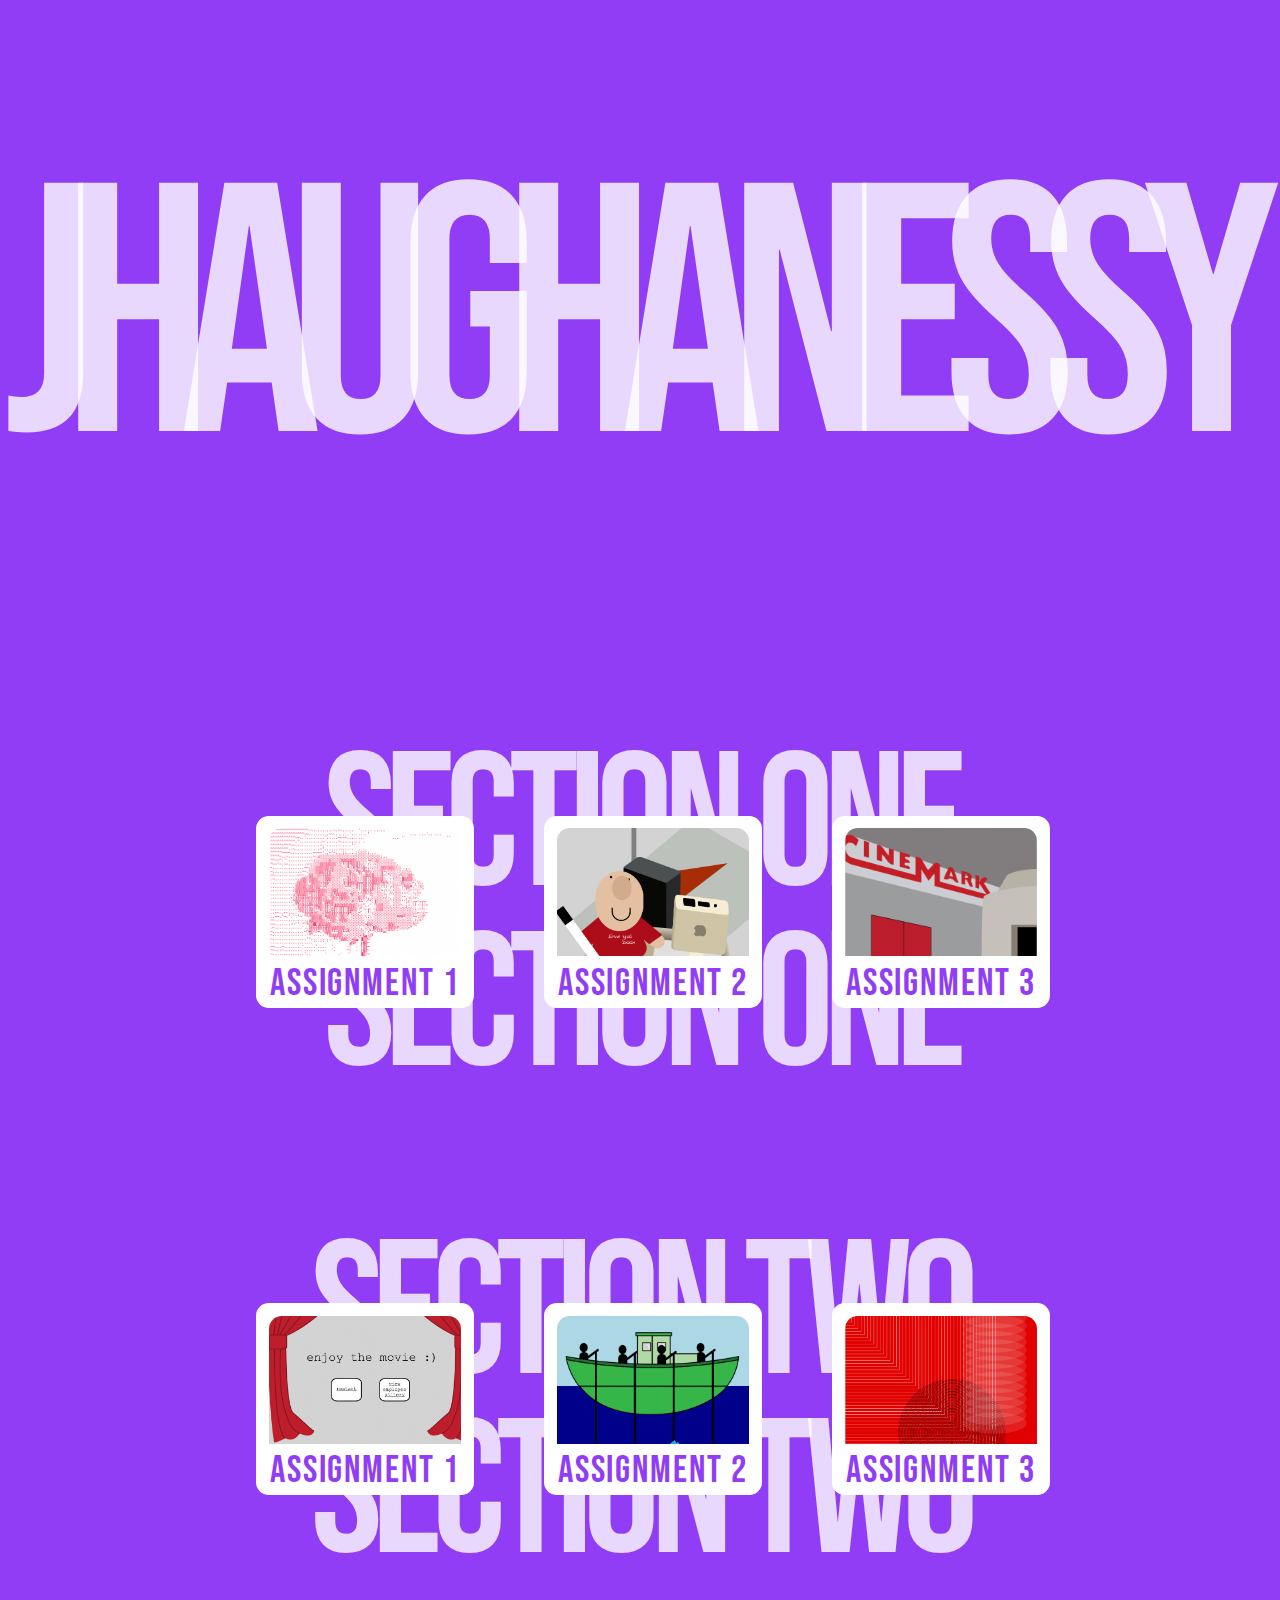
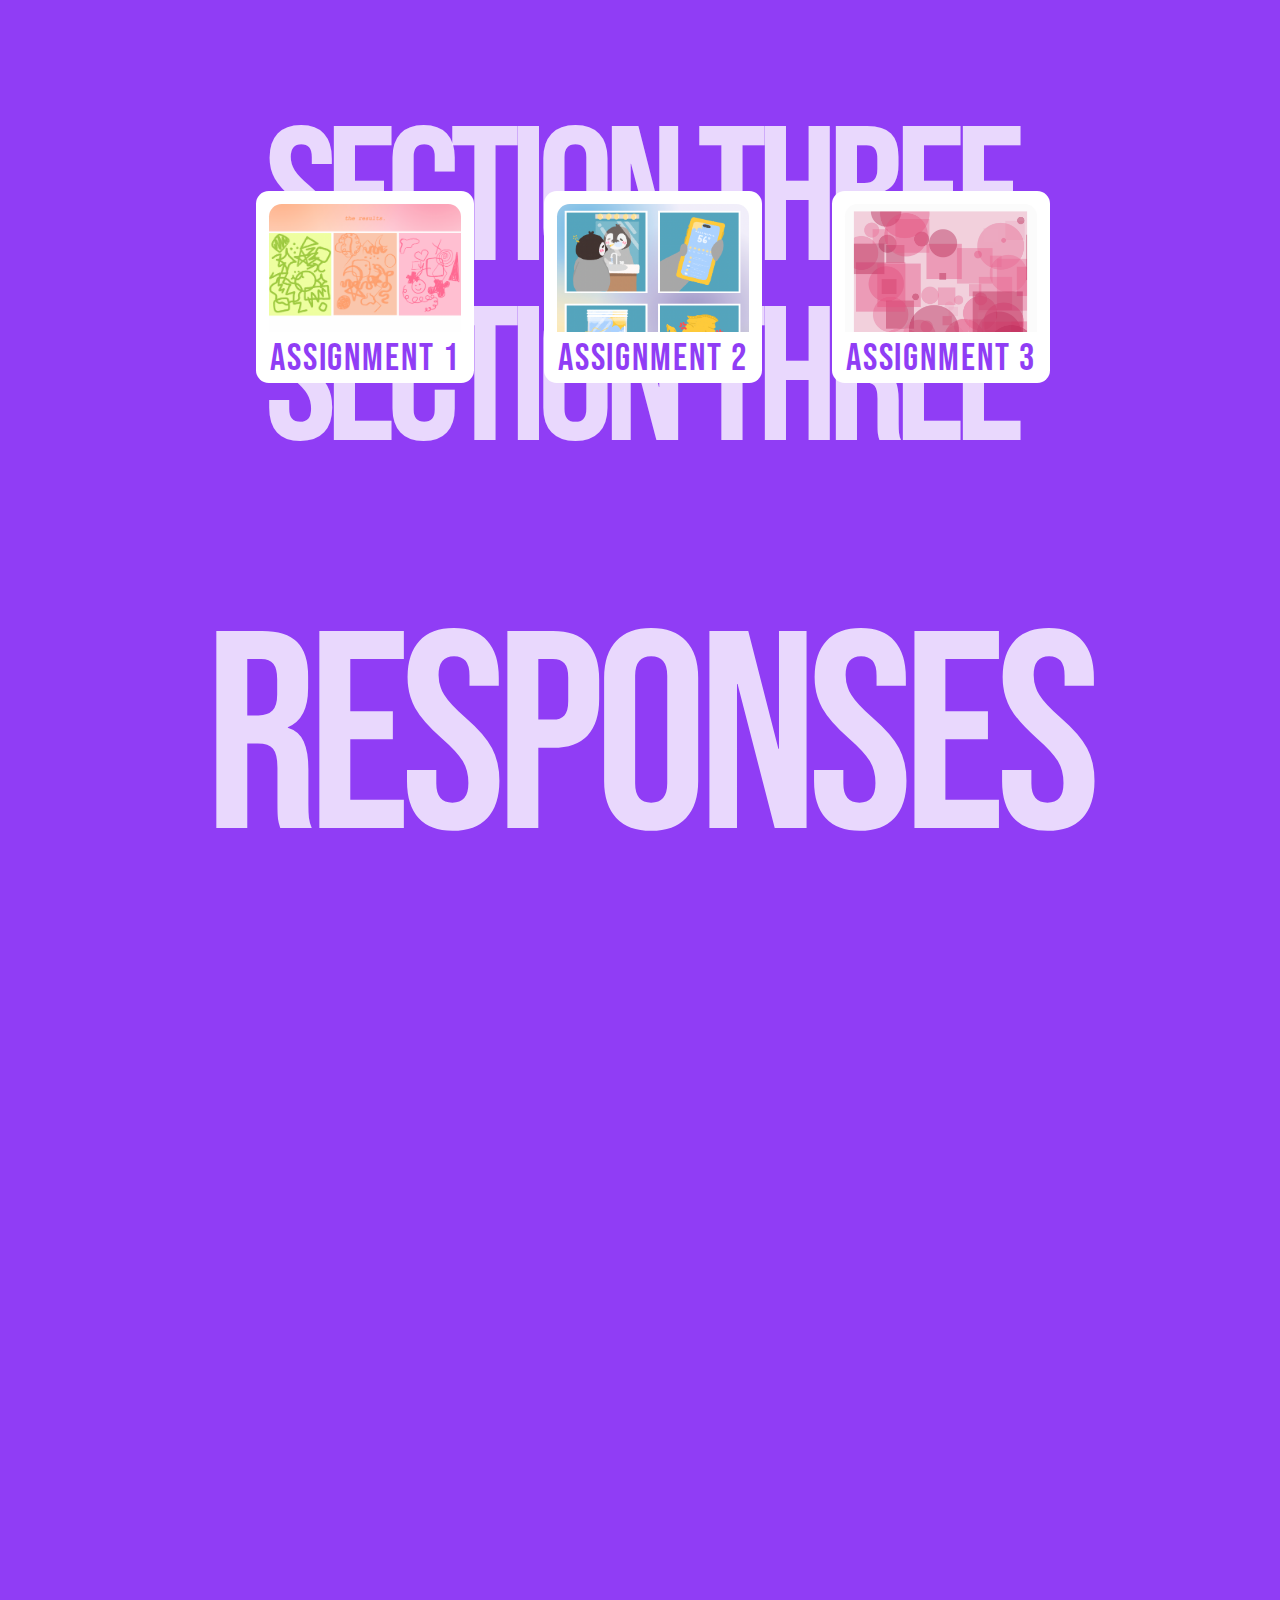
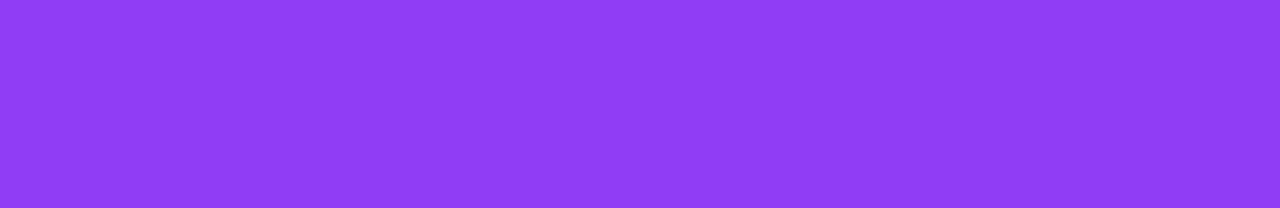
<file: index.html>
<html>

<head>
    <link rel="stylesheet" href="style.css">
</head>

<body>
    <!-- BREAK -->
    <div id="NameWrapper">
        <div class="name" id="J"> J </div>
        <div class="name" id="H"> H </div>
        <div class="name" id="A"> A </div>
        <div class="name" id="U"> U </div>
        <div class="name" id="G"> G </div>
        <div class="name" id="H2"> H </div>
        <div class="name" id="A2"> A </div>
        <div class="name" id="N"> N </div>
        <div class="name" id="E"> E </div>
        <div class="name" id="S2"> S </div>
        <div class="name" id="S"> S </div>
        <div class="name" id="Y"> Y </div>
    </div>
    <!-- BREAK -->
    <div class="sectors"> SECTION ONE</div>
    <div class="sectors" id="sectors2"> SECTION ONE</div>
    <div id="SectionWrapper">
    <!-- S1A21 Icon -->
        <a href="https://codepen.io/Jhaughanessy-Morris/pen/QWzvvzm?editors=1100" class="A1Wrapper" id="S1A1Wrapper">
            <div class="pic" id="S1A1"></div>
            <div class="title"> assignment 1</div>
        </a>
        <!-- Hover description -->
        <div class="Info" id="S1A1Info">
            <h1> Description </h1> Students will work together to establish a system that individual students will then utilize to recreate an image with Binary, ASCII, or Unicode characters. Groups may reconvene to reassess their group’s systems or individual students may “fork the code” (within reason) to better serve their images. Final text images must be a minimum of 60 character rows/columns along the shortest edge.
        </div>
    <!-- S1A2 Icon -->
        <a href="https://codepen.io/Jhaughanessy-Morris/pen/YzdVNMe?editors=1100" class="A1Wrapper" id="S1A2Wrapper">
            <div class="pic" id="S1A2"></div>
            <div class="title"> assignment 2</div>
        </a>
        <!-- Hover description -->
        <div class="Info" id="S1A2Info"> <h1> Description </h1> The class will work together to build an assemblage sculpture from found and classroom materials. Individual students will then create a “CSS Still Life” that must consider HTML layout, nesting, and CSS styling. Final work may employ CSS animations and any degree of design reduction and abstraction. All HTML & CSS drawings must be horizontally oriented at 800x600px. </div>
    <!-- S1A3 Icon-->
        <a href="https://jmo14.github.io/s1fp/" class="A1Wrapper" id="S1A3Wrapper">
            <div class="pic" id="S1A3"></div>
            <div class="title"> assignment 3</div>
        </a>
        <!-- Hover description -->
        <div class="ThirdInfo Info" id="S1A3Info">
            <h1> Description </h1> Students will create an online publication (fan site, zine, exhibition, etc) that includes a minimum of 5 separate pages and a navigational tool/toolset. No single page and its linked content can be larger than 5 megabytes.
        </div>
        <div class="white"></div>
    </div>
    <!-- BREAK -->
    <div class="sectors"> SECTION TWO</div>
    <div class="sectors" id="sectors2"> SECTION TWO</div>
    <div id="SectionWrapper">
        <a href="https://jmo14.github.io/s1fp/watch.html" class="A1Wrapper" id="S2A1Wrapper">
            <div class="pic" id="S2A1"></div>
            <div class="title"> assignment 1</div>
        </a>
        <div class="ThirdInfo Info" id="S2A1Info">
            <h1> Description </h1> As a class, students will work together to design and build a Web Ring that links and loops between all students’ web publications (Section 1 Final Project). The Web Ring may be an external site of links (an index), but must also incorporate some form of modular code that is implemented on each student’s publication site. 
        </div>
        <!-- s2a2 -->
        <a href="https://jmo14.github.io/s2a2/" class="A1Wrapper" id="S2A2Wrapper">
            <div class="pic" id="S2A2"></div>
            <div class="title"> assignment 2</div>
        </a>
        <div class="ThirdInfo Info" id="S2A2Info">
            <h1> Description </h1> Students will create a self-contained, single-page site that employs hover effects and CSS selectors to assist and encourage user interaction. Your site must include a minimum of 5 images (observing optimization and best practices) and all elements must contain adequate metadata/alt text. Your site must also account for viewport sizes to serve comparable or alternate user experiences.
        </div>
        <!-- s2a3 -->
        <a href="https://editor.p5js.org/jmo14/sketches/dqokJst9U" class="A1Wrapper" id="S2A3Wrapper">
            <div class="pic" id="S2A3"></div>
            <div class="title"> assignment 3</div>
        </a>
        <div class="ThirdInfo Info" id="S2A3Info">
            <h1> Description </h1> Computational science and, by proxy, web design have a unique history tethered to the users’ system clock. Students will follow a formalized process from brainstorming and sketching to prototyping and construction to create a browser-based design that employs the system clock’s 3 basic events (seconds, minutes, hours) using p5.js. Your “clock” doesn’t need to resemble a traditional clock, and may instead employ other functions that are triggered by these events.
        </div>
        <div class="white"></div>
    </div>
    <!-- BREAK -->
    <div class="sectors"> SECTION THREE</div>
    <div class="sectors" id="sectors2"> SECTION THREE</div>
    <div id="SectionWrapper">
        <a href="https://saeylli.github.io//s3a1/index.html" class="A1Wrapper" id="S3A1Wrapper">
            <div class="pic" id="S3A1"></div>
            <div class="title"> assignment 1</div>
        </a>
        <div class="ThirdInfo Info" id="S3A1Info">
            <h1> Description </h1> Individually or in small groups of 2 or 3, students will design and write a program or script to be performed. This can be taken literally, as in your script is intended to be enlivened by actors. This can be taken loosely and all terms can be creatively interpreted. Regardless, all performances must incorporate learned principles of scripted “functions,” and must also include an element of “chance.”
        </div>
        <!-- s3a2 -->
        <a href="https://jmo14.github.io/S3fp/" class="A1Wrapper" id="S3A2Wrapper">
            <div class="pic" id="S3A2"></div>
            <div class="title"> assignment 2</div>
        </a>
        <div class="ThirdInfo Info" id="S3A2Info">
            <h1> Description </h1> An API (Application Programming Interface) allows applications, tools, or services to safely “share” restricted data with other applications, tools, or services. The availability of this “public facing” data allows developers to build connected/supplementary platforms that may ease or augment a user’s experience. In teams of two (+), students will work together to create and execute an interactive design tool that employs API linking with IFTTT (If This Then That). Teams must also design and develop a website that serves to promote this tool and document its real-life application and usage.
        </div>
        <!-- s3a3 -->
        <a href="https://editor.p5js.org/jmo14/sketches/7xrimHdmd" class="A1Wrapper" id="S3A3Wrapper">
            <div class="pic" id="S3A3"></div>
            <div class="title"> assignment 3</div>
        </a>
        <div class="ThirdInfo Info" id="S3A3Info">
            <h1> Description </h1> Using p5.js, students will program a generative design that employs functions, loops, and conditionals. Designs must also incorporate an element of randomness or chance in their code. Students will work to embed this design within a separate website that also incorporates designed and user-interactive elements. 
        </div>
        <div class="white"></div>
        <a href="responses.html" id="responses"> RESPONSES </a>
    </div>
</body>

</html>
</file>
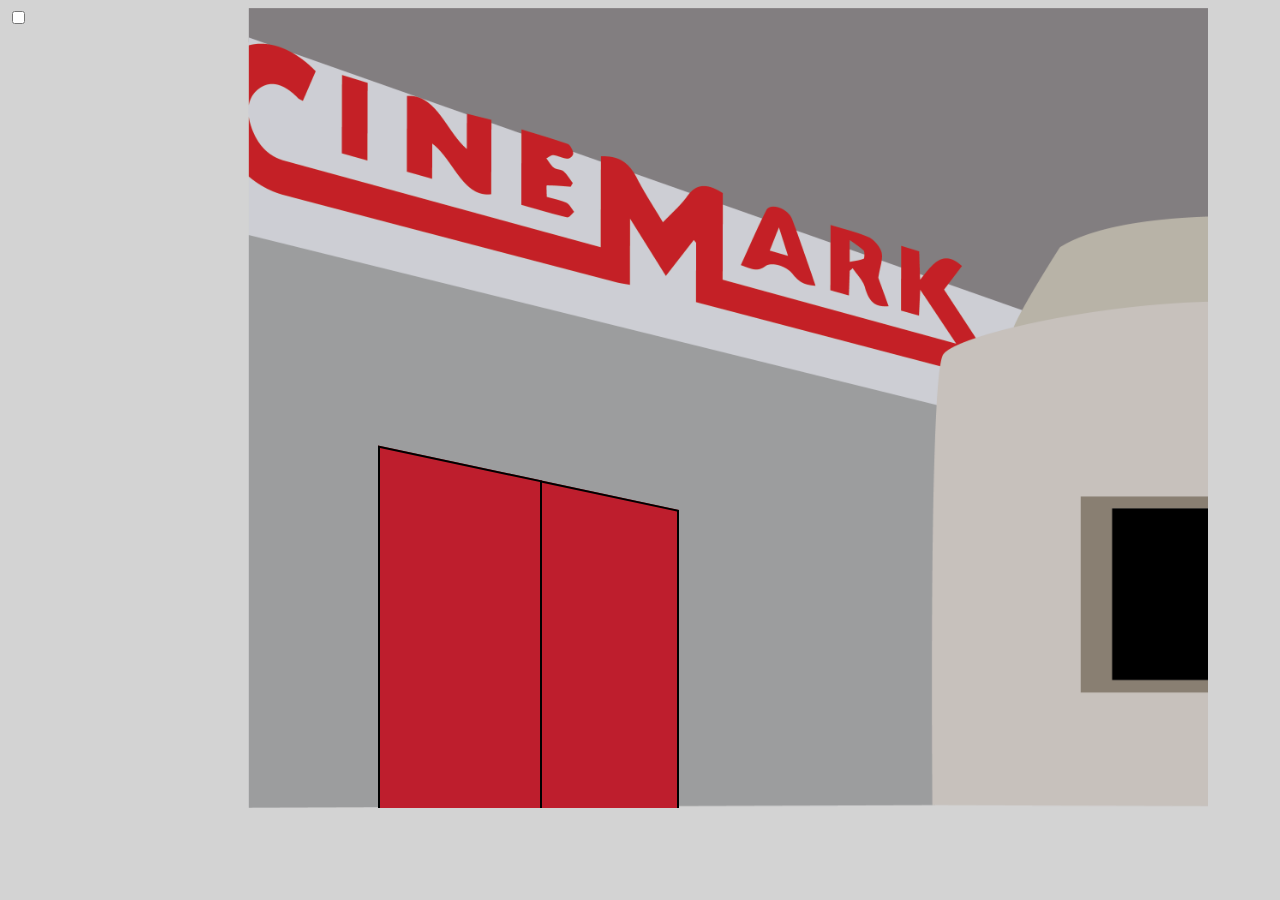
<file: s1fp/index.html>
<html>
<head>
    <link rel="stylesheet" href="style.css">
</head>
<body>
    <div class="fullsize"><img src="theater.png">
        <div id= "doormask"> </div>
        <label for="toggle" id="doormask"></label>
        <input type="checkbox" id="toggle">
        <div id="question"> do you wanna </br> watch a movie? </div>
        <div id= "right-door"></div>
        <div id="left-door"></div>
        <div id="movie-no-mask">
            <a href="index.html" class="button" id="movie-no">no</a>
        </div>

        <div id="movie-yes-mask">
            <a href="posters.html" class="button" id="movie-yes">yes</a>
        </div>
    </div>
</body>
</html>
</file>
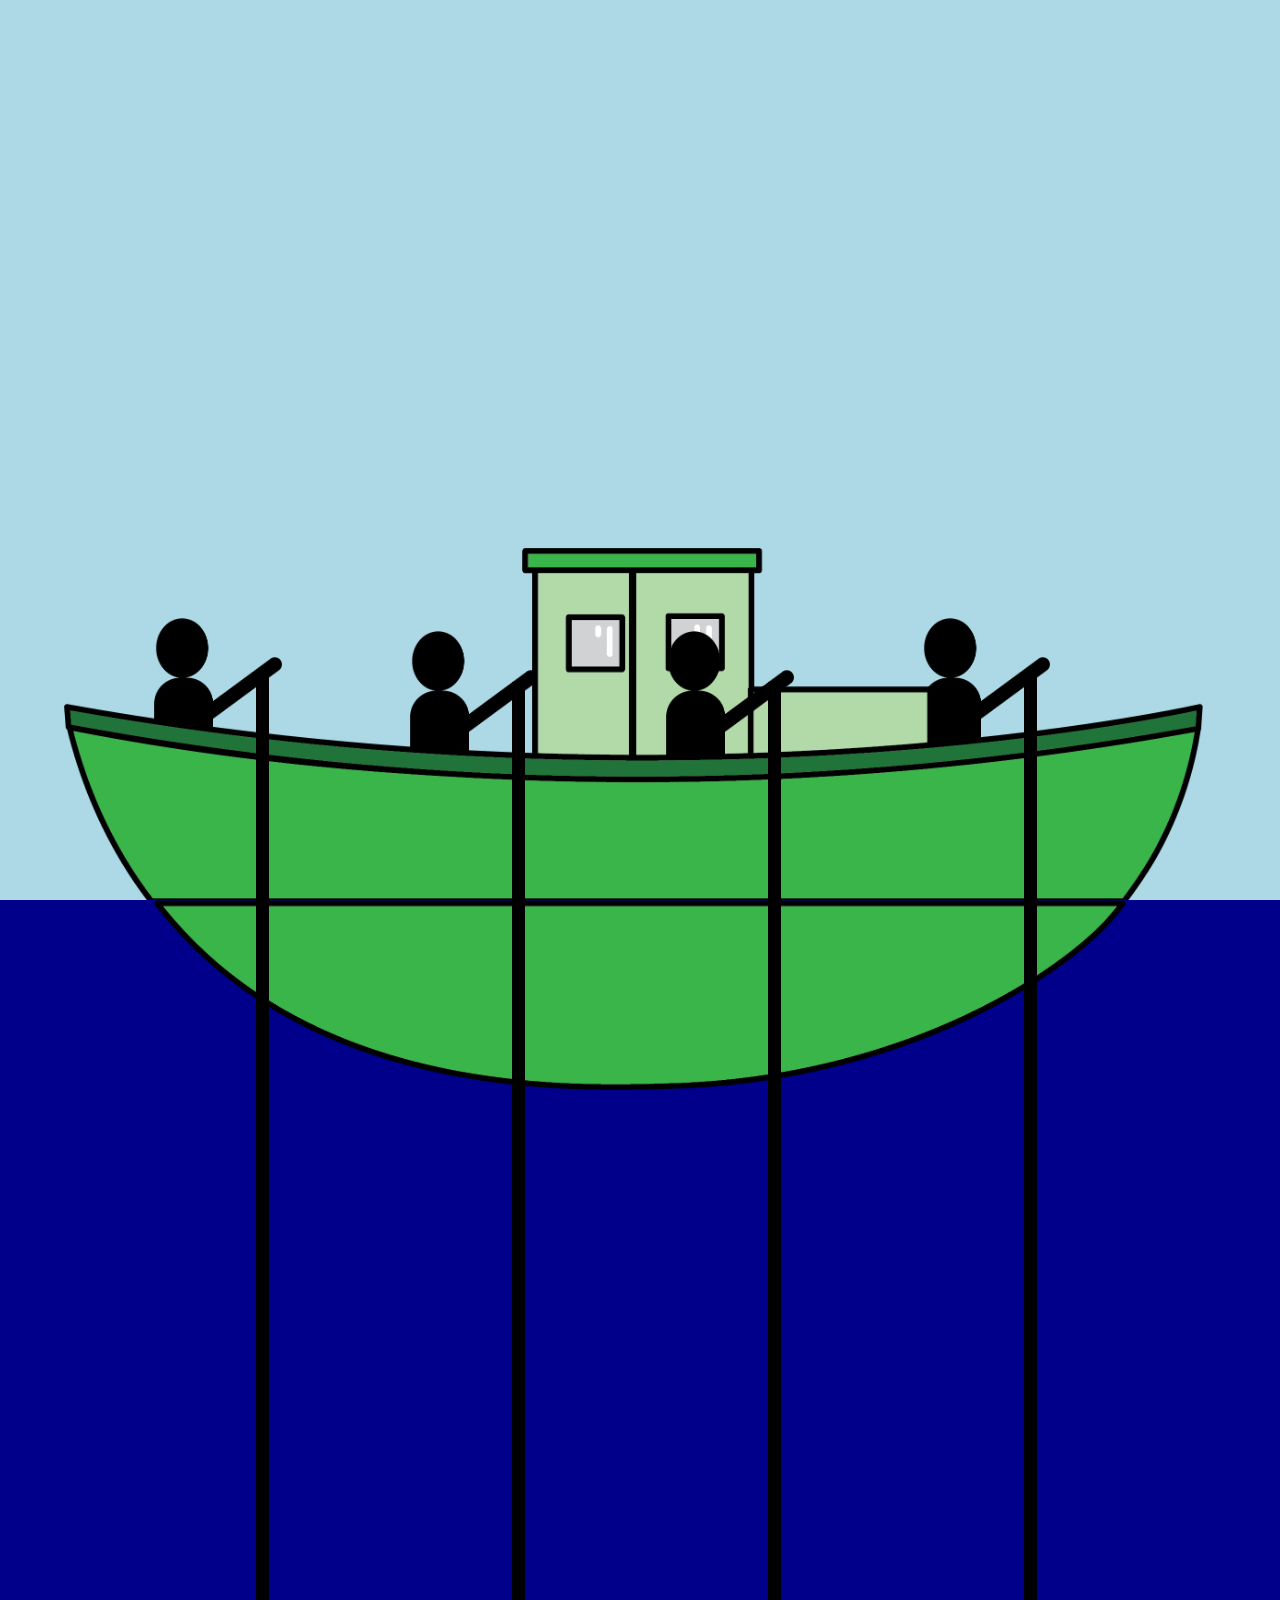
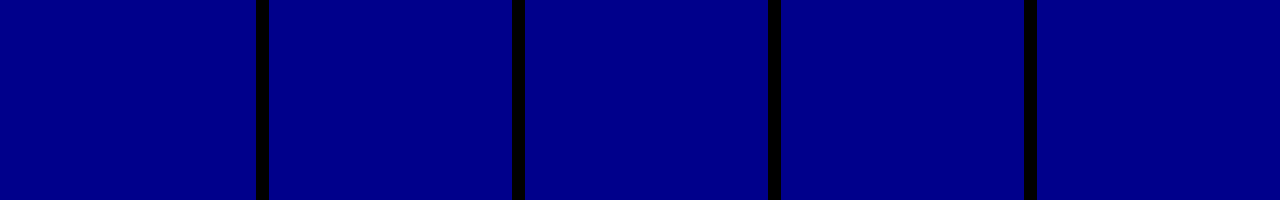
<file: s2a2/index.html>
<html>
<head>
    <link rel="stylesheet" href="style.css">
</head>
<body>
<div id="top" class="fullsize">
    <div id="boat-top" alt="top of a cute green fisherman's boat"></div>
</div>
<div id="fisher1" alt="small cute fisherman"></div>
<div id="fisher1-line" ></div>
<div id="fisher2" alt="small cute fisherman"></div>
<div id="fisher2-line"></div>
<div id="fisher3" alt="small cute fisherman"></div>
<div id="fisher3-line"></div>
<div id="fisher4" alt="small cute fisherman"></div>
<div id="fisher4-line"></div>
<div id="bottom" class="fullsize" alt="bottom half of the cute green fisherman's boat">
    <div id="boat-bottom"></div>
    <a href="#first" class="line" id="first"></a>
    <div id="boot" alt="oh no a dirty old boot"></div>
    <a href="#second" class="line" id="second"></a>
    <div id="water-bottle" alt="a trashed not-so-disposable water bottle"></div>
    <a href="#third" class="line" id="third"></a>
    <div id="fish" alt="yay a big fish"></div>
    <a href="#fourth" class="line" id="fourth"></a>
    <div id="chest" alt="a pirate's treasure chest with all of its booty"></div>
</div>
</body>
</html>
</file>
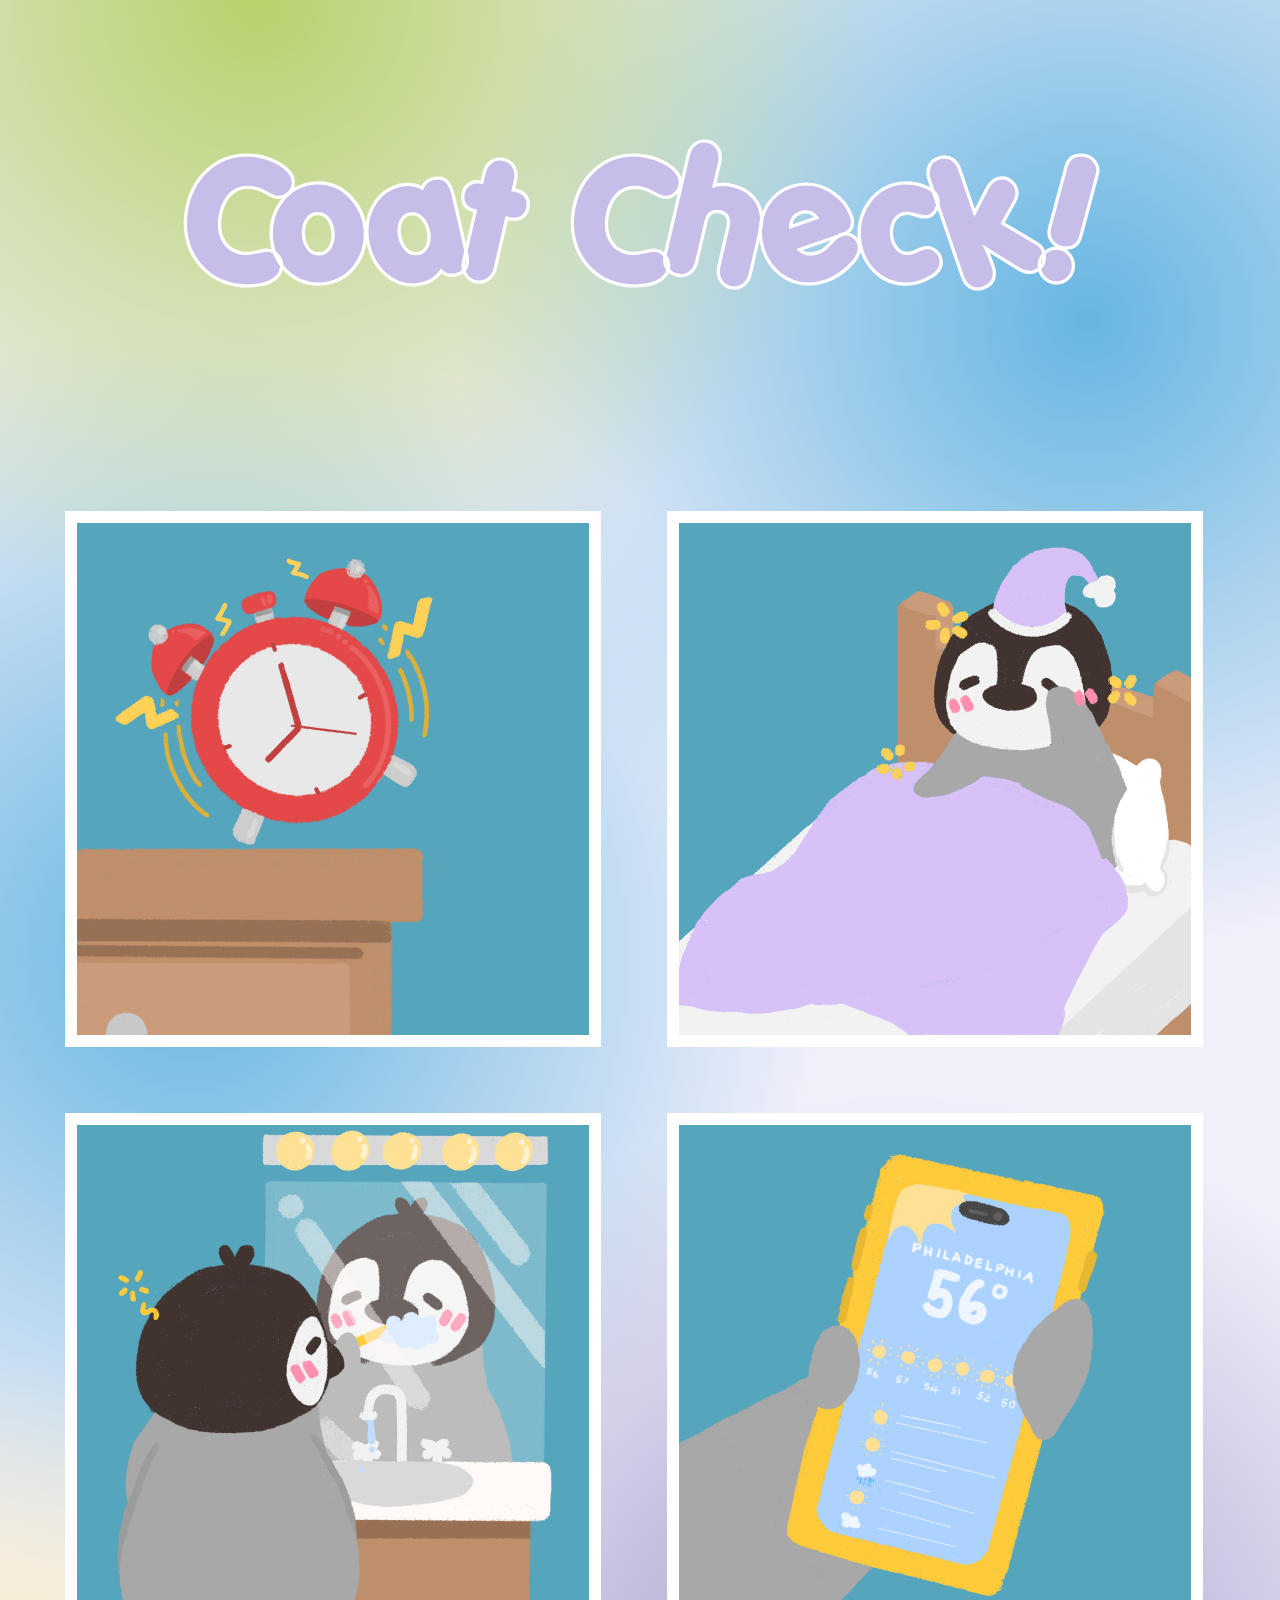
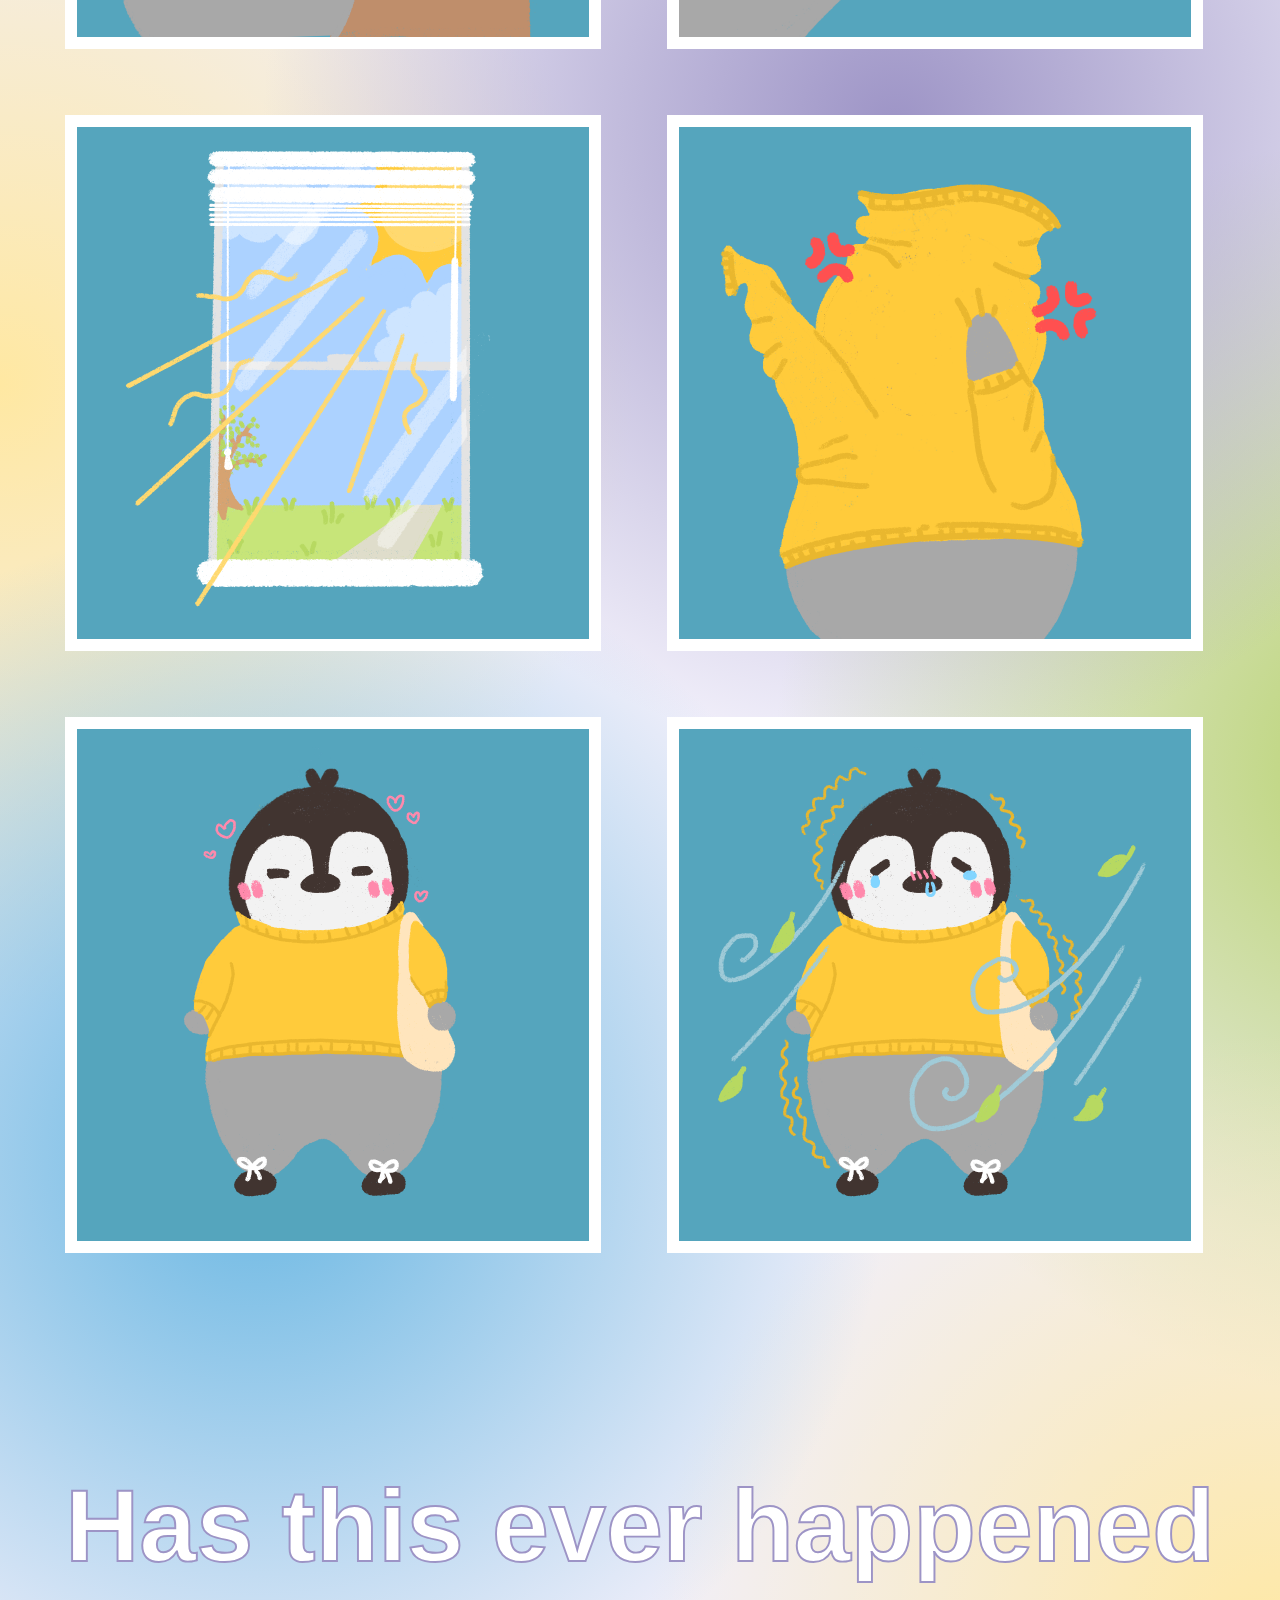
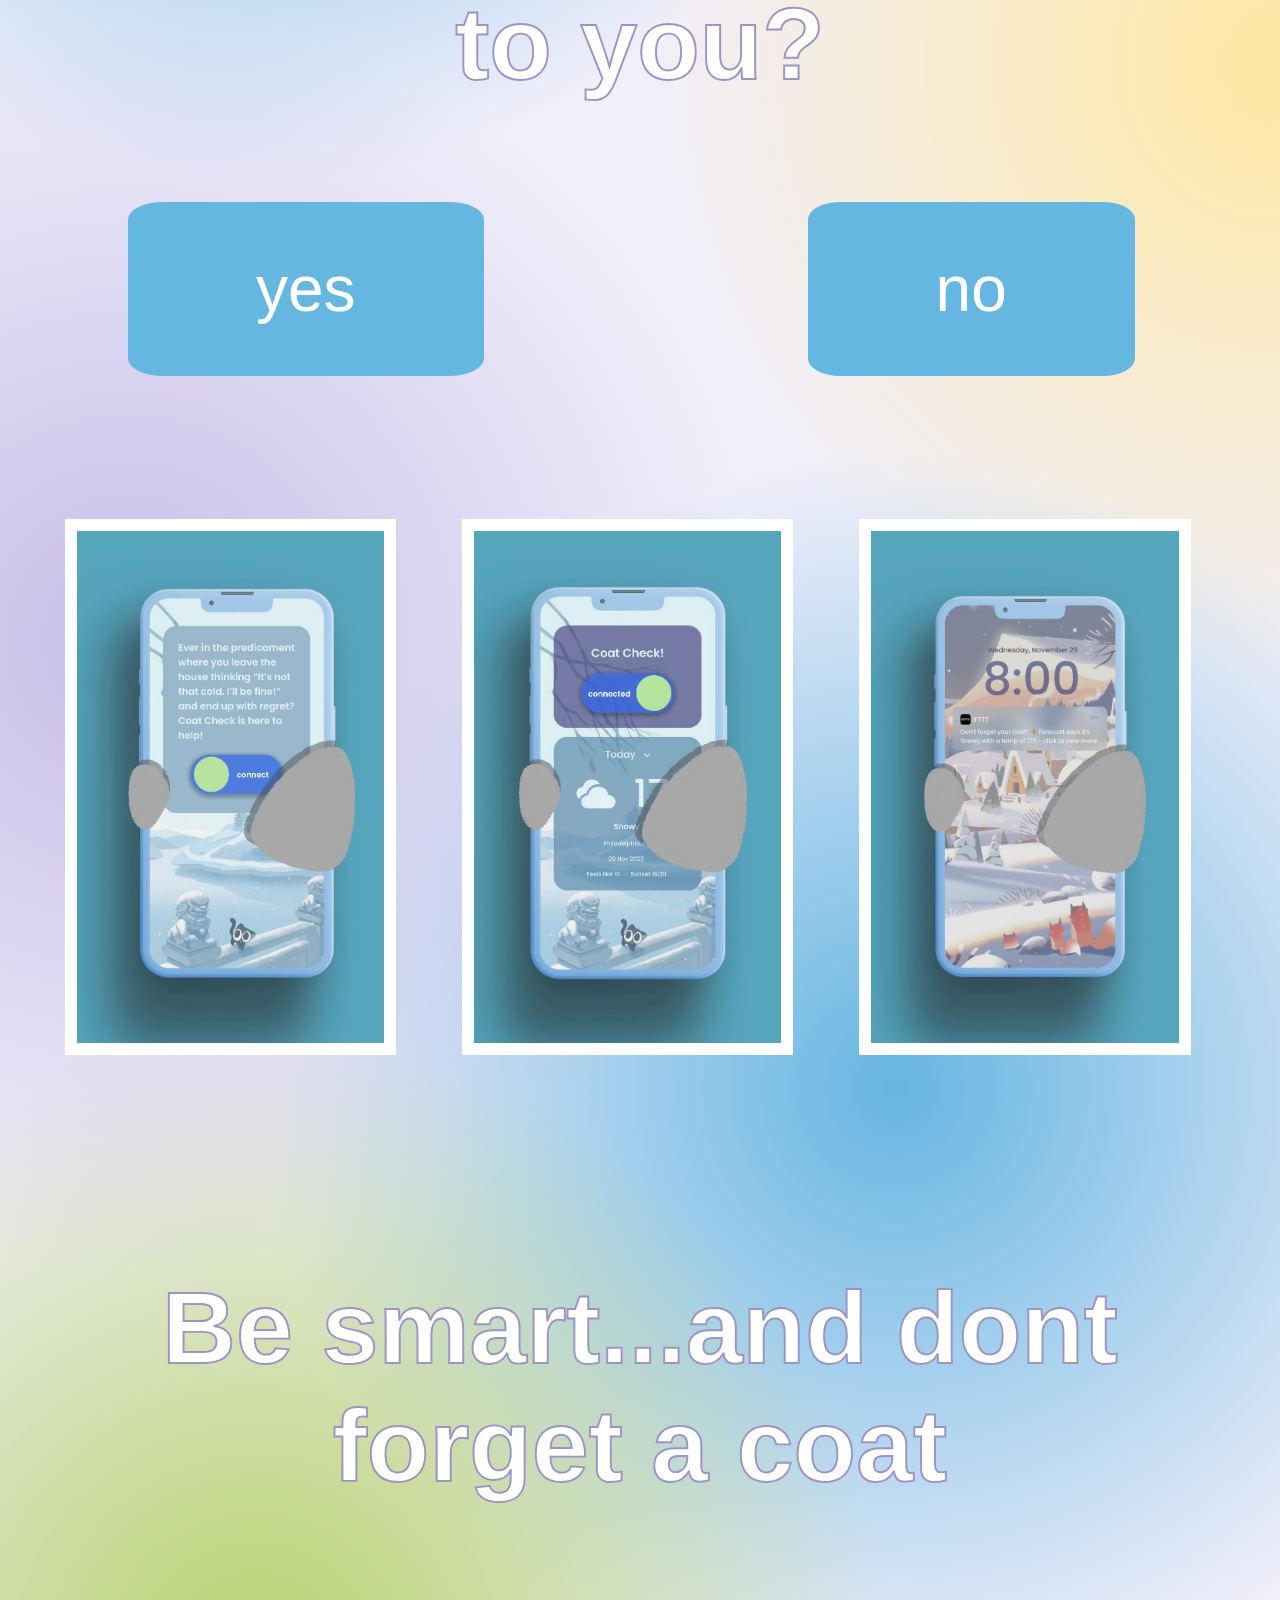
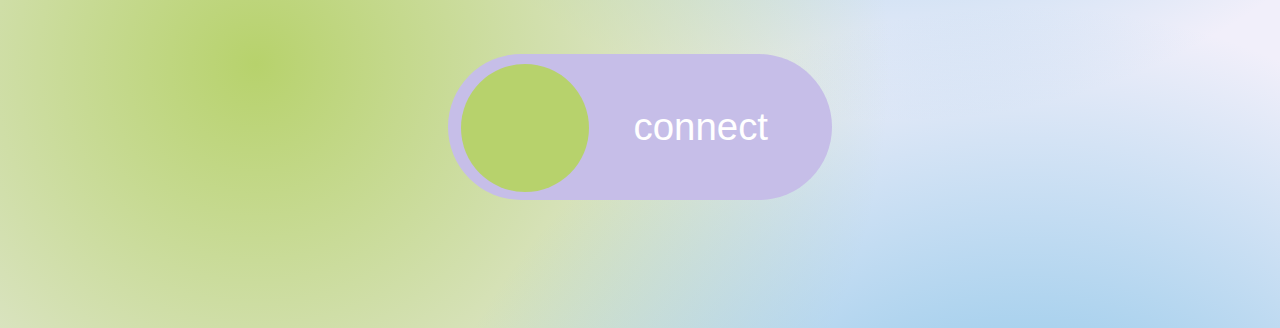
<file: S3fp/index.html>
<html>
    <head>
        <link rel="stylesheet" href="style.css">
    </head>
    <body>
        <div id="size">
        <div class="gradiant" id="circle1"></div>
        <div class="gradiant" id="circle2"></div>
        <div class="gradiant" id="circle3"></div>
        <div class="gradiant" id="circle4"></div>
        <div class="gradiant" id="circle5"></div>
        <div class="gradiant" id="circle6"></div>
        <div class="gradiant" id="circle7"></div>
        <div class="gradiant" id="circle8"></div>
        <div class="gradiant" id="circle9"></div>
        <div class="gradiant" id="circle10"></div>
        <div class="gradiant" id="circle11"></div>
        <div class="gradiant" id="circle12"></div>


        <h1> Coat Check! </h1>
        <table>
            <tr>
                <td>
                    <div id="c1" class="comic">  </div>
                </td>
                <td>
                    <div id="c2" class="comic">  </div>
                </td>
            </tr>
            <tr>
                <td>
                    <div id="c3" class="comic">  </div>
                </td>
                <td>
                    <div id="c4" class="comic">  </div>
                </td>
            </tr>
            <tr>
                <td>
                    <div id="c5" class="comic">  </div>
                </td>
                <td>
                    <div id="c6" class="comic">  </div>
                </td>
            </tr>
            <tr>
                <td>
                    <div id="c7" class="comic"> </div>
                </td>
                <td>
                    <div id="c8" class="comic">  </div>
                </td>
            </tr>
        </table>
        <h2> Has this ever happened to you? </h2>
        <a href="#connect" id="yes" class="button">yes</a>
        <a href="#connect" id="no" class="button">no</a>
        <table>
            <tr>
                <td>
                    <div class="phone" id="p1"> </div>
                </td>
                <td>
                    <div class="phone" id="p2"> </div>
                </td>
                <td>
                    <div class="phone" id="p3"> </div>
                </td>
            </tr>
        </table>
        <h2> Be smart...and dont forget a coat</h2>
        <div id="connect">
            <a href="https://ifttt.com/applets/aGefarjH-coat-check"> connect</a>
            <div id="TConnect"></div>
        </div>
    </div>
    </body>
</html>
</file>
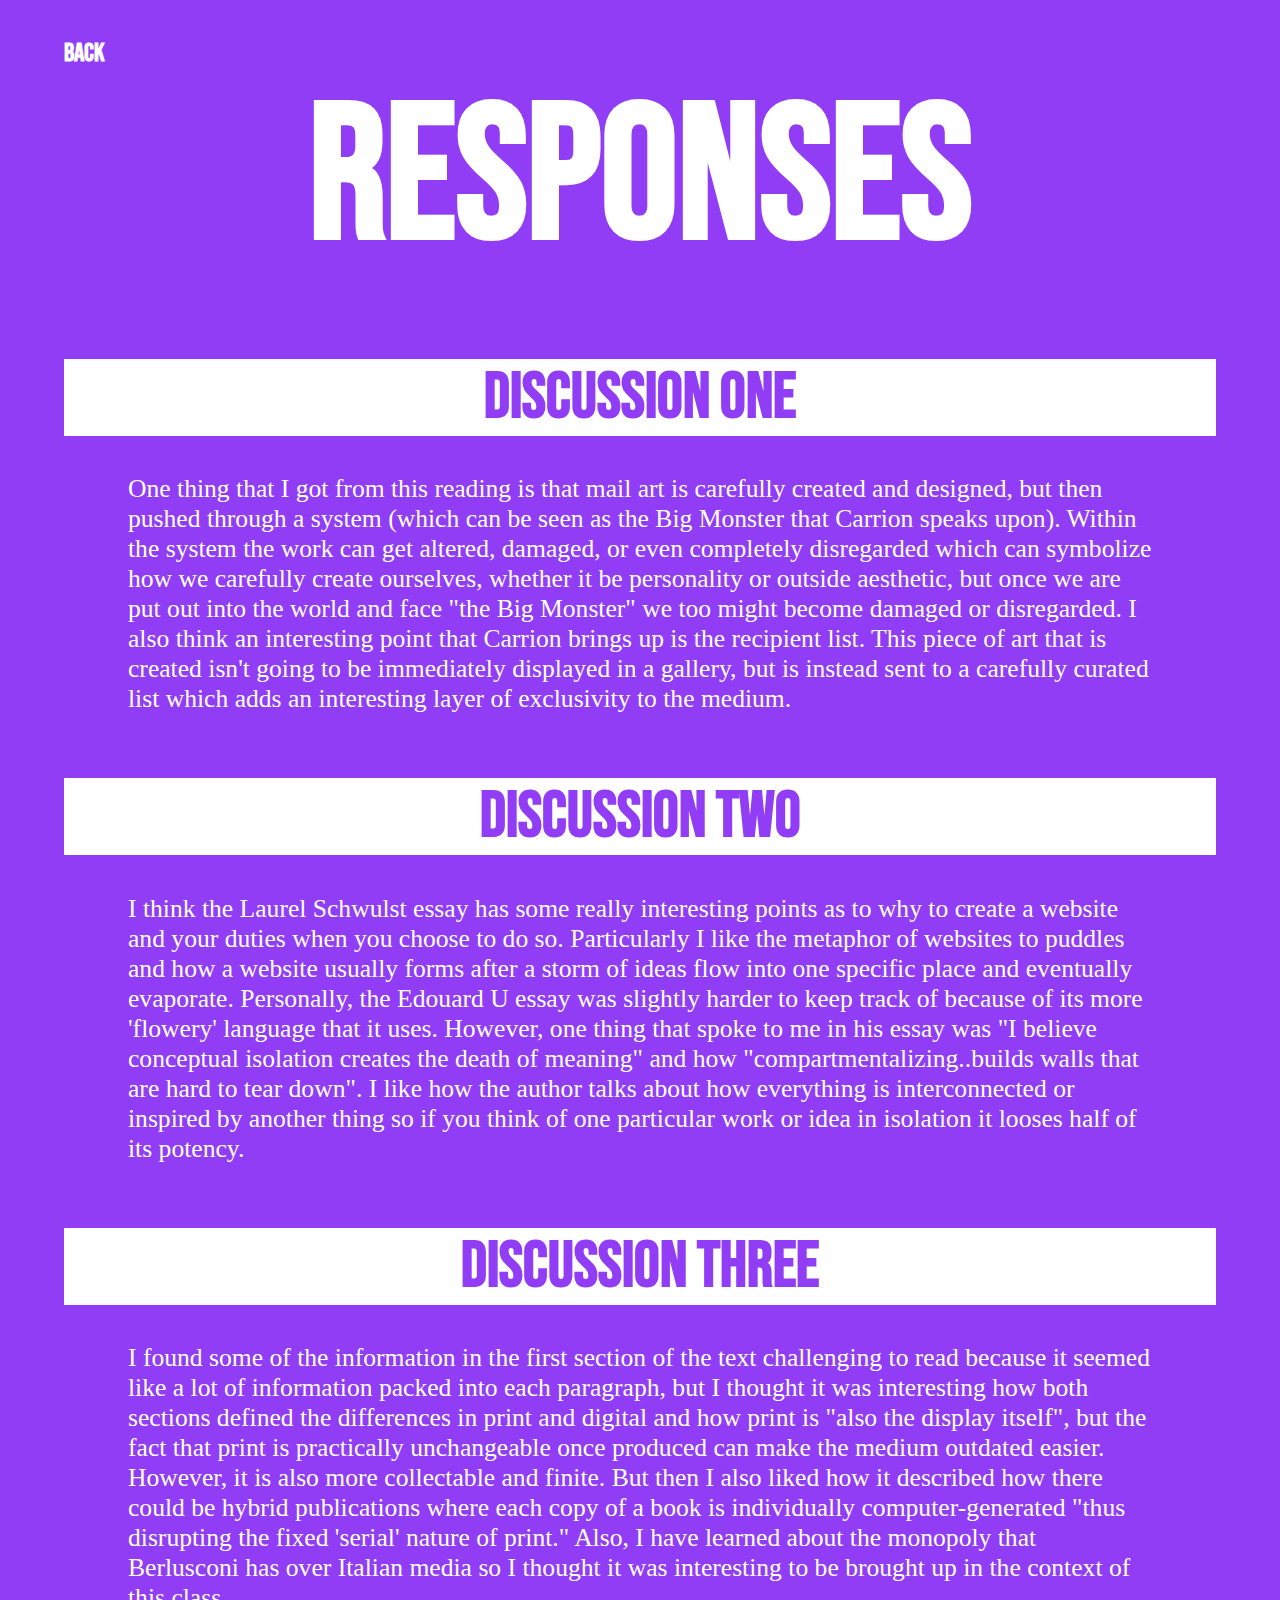
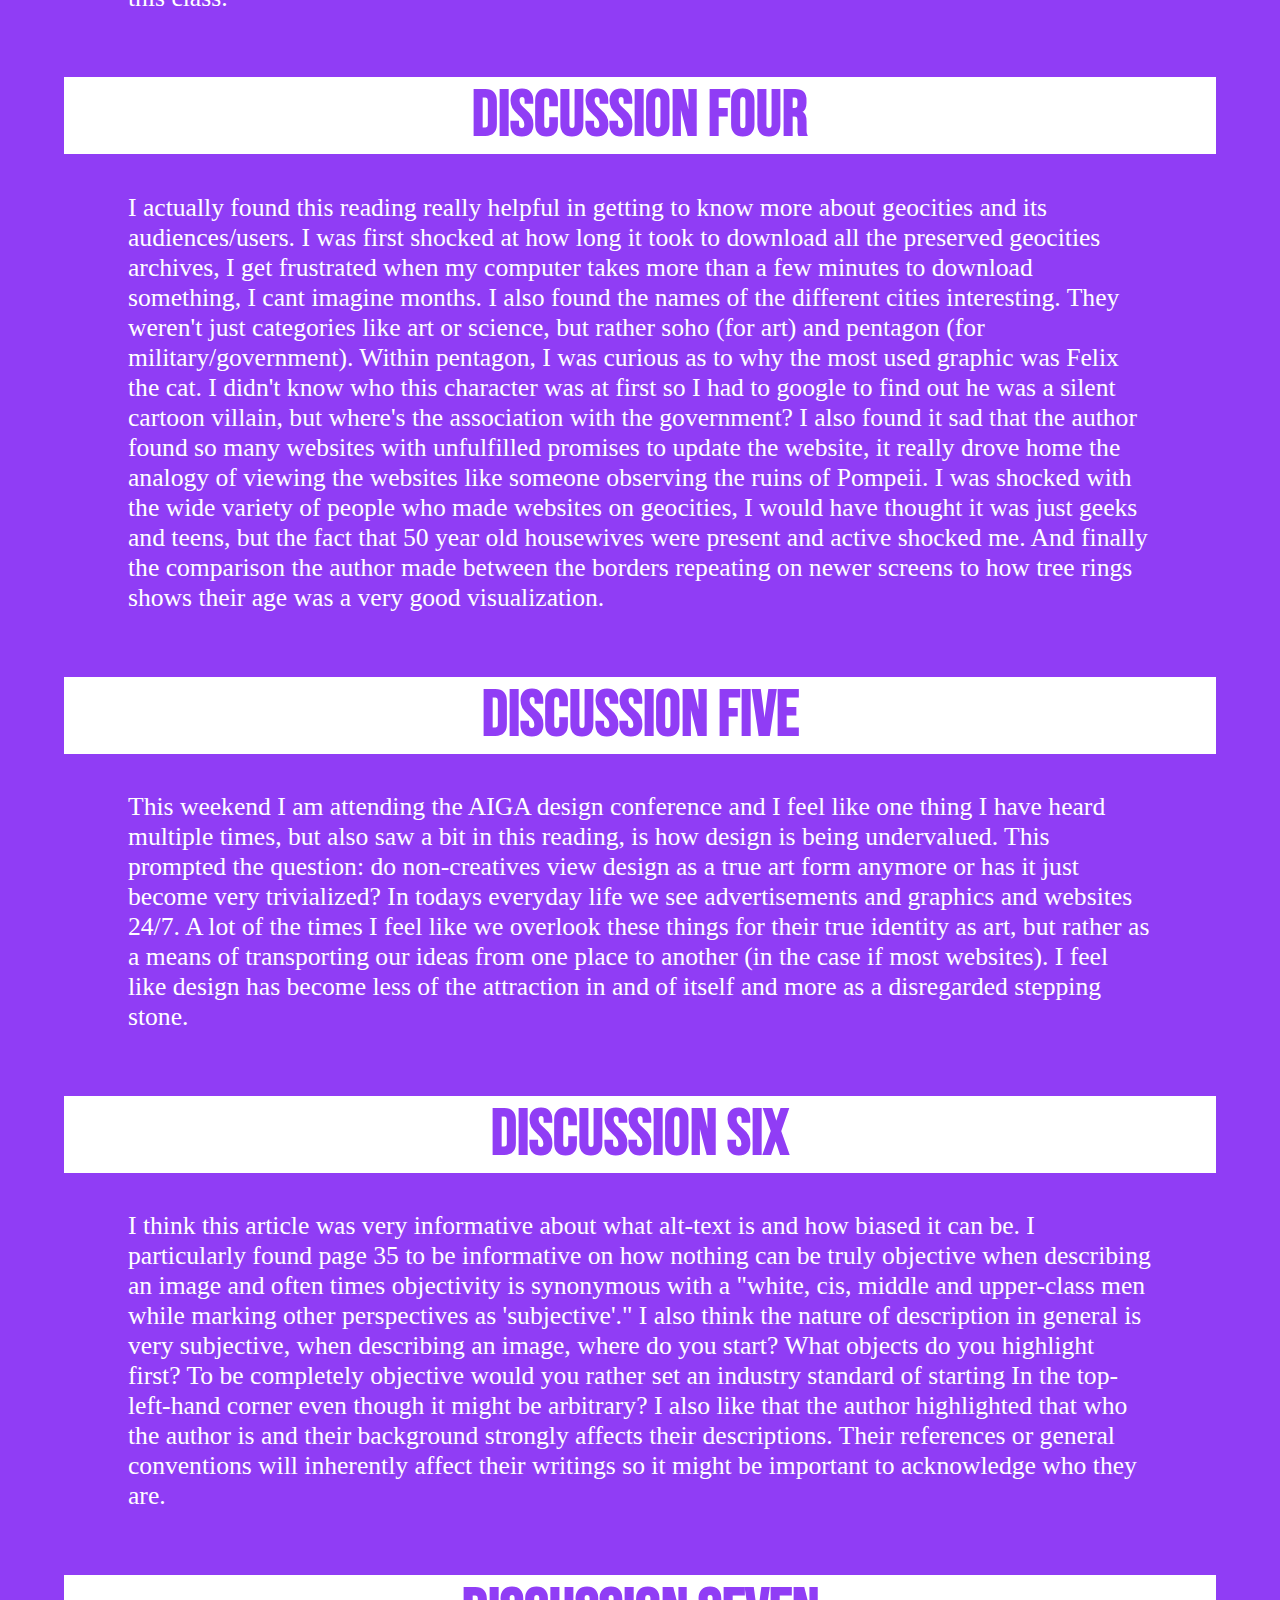
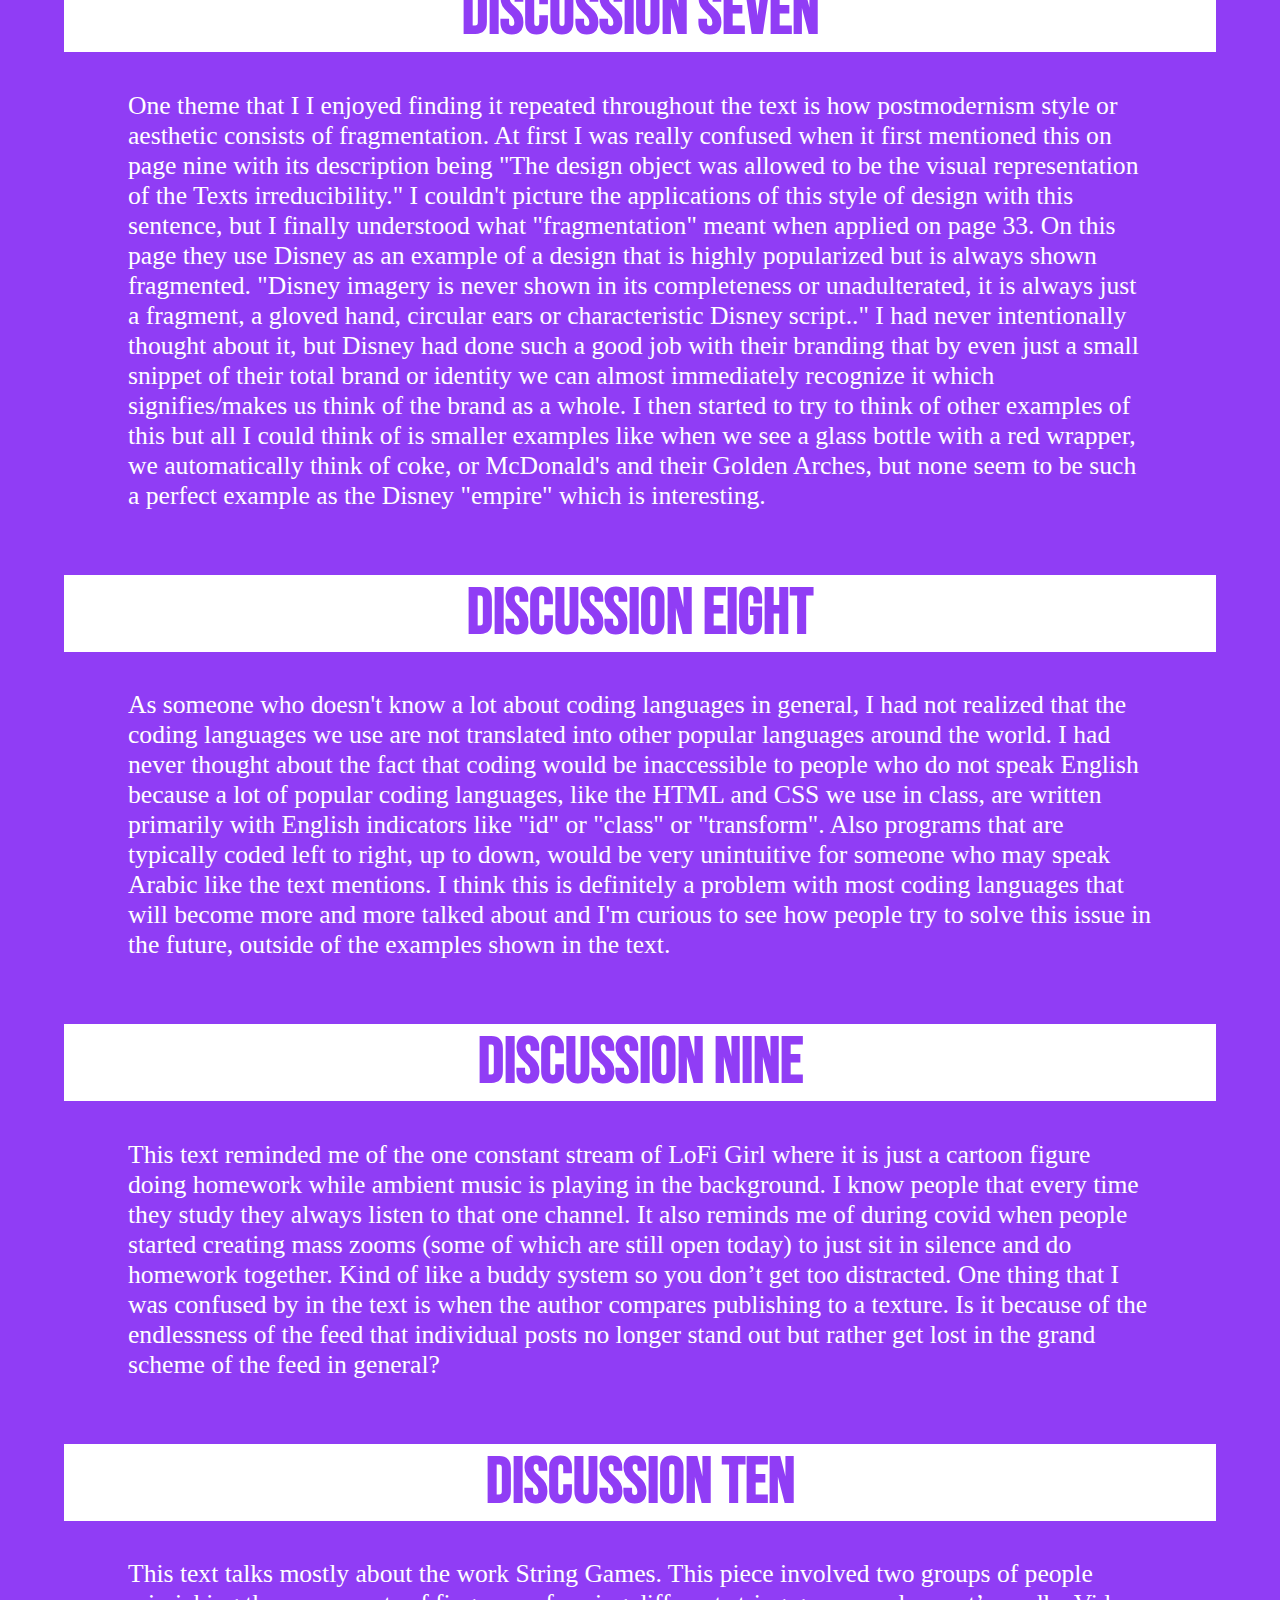
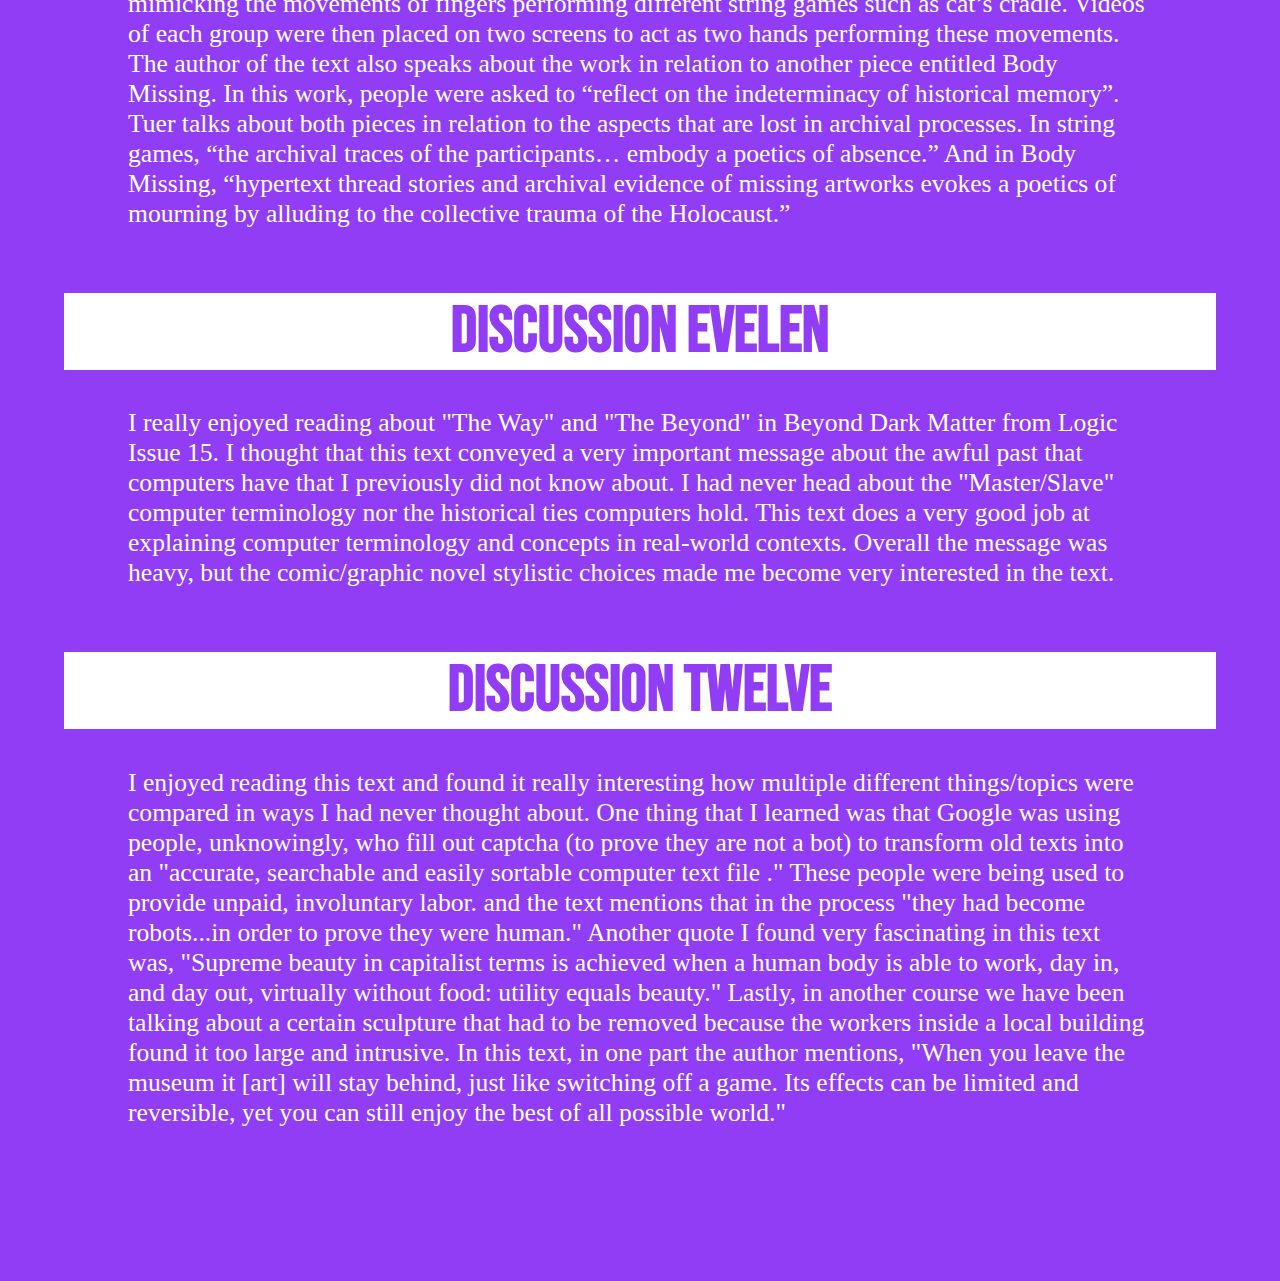
<file: responses.html>
<html>

<head>
    <link rel="stylesheet" href="style.css">
</head>
<body>
    <a href="index.html"><h5>back</h5> </a>
    <h3> RESPONSES</h3>
    <h4> Discussion One</h4>
    <p> One thing that I got from this reading is that mail art is carefully created and designed, but then pushed through a system (which can be seen as the Big Monster that Carrion speaks upon). Within the system the work can get altered, damaged, or even completely disregarded which can symbolize how we carefully create ourselves, whether it be personality or outside aesthetic, but once we are put out into the world and face "the Big Monster" we too might become damaged or disregarded. I also think an interesting point that Carrion brings up is the recipient list. This piece of art that is created isn't going to be immediately displayed in a gallery, but is instead sent to a carefully curated list which adds an interesting layer of exclusivity to the medium. </p>
    <h4> Discussion Two</h4>
    <p> I think the Laurel Schwulst essay has some really interesting points as to why to create a website and your duties when you choose to do so. Particularly I like the metaphor of websites to puddles and how a website usually forms after a storm of ideas flow into one specific place and eventually evaporate. Personally, the Edouard U essay was slightly harder to keep track of because of its more 'flowery' language that it uses. However, one thing that spoke to me in his essay was "I believe conceptual isolation creates the death of meaning" and how "compartmentalizing..builds walls that are hard to tear down". I like how the author talks about how everything is interconnected or inspired by another thing so if you think of one particular work or idea in isolation it looses half of its potency. </p>
    <h4> Discussion Three</h4>
    <p> I found some of the information in the first section of the text challenging to read because it seemed like a lot of information packed into each paragraph, but I thought it was interesting how both sections defined the differences in print and digital and how print is "also the display itself", but the fact that print is practically unchangeable once produced can make the medium outdated easier. However, it is also more collectable and finite. But then I also liked how it described how there could be hybrid publications where each copy of a book is individually computer-generated "thus disrupting the fixed 'serial' nature of print." Also, I have learned about the monopoly that Berlusconi has over Italian media so I thought it was interesting to be brought up in the context of this class. </p>
    <h4> Discussion Four</h4>
    <p> I actually found this reading really helpful in getting to know more about geocities and its audiences/users. I was first shocked at how long it took to download all the preserved geocities archives, I get frustrated when my computer takes more than a few minutes to download something, I cant imagine months. I also found the names of the different cities interesting. They weren't just categories like art or science, but rather soho (for art) and pentagon (for military/government). Within pentagon, I was curious as to why the most used graphic was Felix the cat. I didn't know who this character was at first so I had to google to find out he was a silent cartoon villain, but where's the association with the government? I also found it sad that the author found so many websites with unfulfilled promises to update the website,  it really drove home the analogy of viewing the websites like someone observing the ruins of Pompeii. I was shocked with the wide variety of people who made websites on geocities, I would have thought it was just geeks and teens, but the fact that 50 year old housewives were present and active shocked me. And finally the comparison the author made between the borders repeating on newer screens to how tree rings shows their age was a very good visualization.    </p>
    <h4> Discussion Five</h4>
    <p> This weekend I am attending the AIGA design conference and I feel like one thing I have heard multiple times, but also saw a bit in this reading, is how design is being undervalued. This prompted the question: do non-creatives view design as a true art form anymore or has it just become very trivialized? In todays everyday life we see advertisements and graphics and websites 24/7. A lot of the times I feel like we overlook these things for their true identity as art, but rather as a means of transporting our ideas from one place to another (in the case if most websites). I feel like design has become less of the attraction in and of itself and more as a disregarded stepping stone.</p>
    <h4> Discussion Six</h4>
    <p> I think this article was very informative about what alt-text is and how biased it can be. I particularly found page 35 to be informative on how nothing can be truly objective when describing an image and often times objectivity is synonymous with a "white, cis, middle and upper-class men while marking other perspectives as 'subjective'." I also think the nature of description in general is very subjective, when describing an image, where do you start? What objects do you highlight first? To be completely objective would you rather set an industry standard of starting In the top-left-hand corner even though it might be arbitrary? I also like that the author highlighted that who the author is and their background strongly affects their descriptions. Their references or general conventions will inherently affect their writings so it might be important to acknowledge who they are. </p>
    <h4> Discussion Seven</h4>
    <p>One theme that I I enjoyed finding it repeated throughout the text is how postmodernism style or aesthetic consists of fragmentation. At first I was really confused when it first mentioned this on page nine with its description being "The design object was allowed to be the visual representation of the Texts irreducibility." I couldn't picture the applications of this style of design with this sentence, but I finally understood what "fragmentation" meant when applied on page 33. On this page they use Disney as an example of a design that is highly popularized but is always shown fragmented. "Disney imagery is never shown in its completeness or unadulterated, it is always just a fragment, a gloved hand, circular ears or characteristic Disney script.." I had never intentionally thought about it, but Disney had done such a good job with their branding that by even just a small snippet of their total brand or identity we can almost immediately recognize it which signifies/makes us think of the brand as a whole. I then started to try to think of other examples of this but all I could think of is smaller examples like when we see a glass bottle with a red wrapper, we automatically think of coke, or McDonald's and their Golden Arches, but none seem to be such a perfect example as the Disney "empire" which is interesting.    </p>
    <h4> Discussion Eight</h4>
    <p> As someone who doesn't know a lot about coding languages in general, I had not realized that the coding languages we use are not translated  into other popular languages around the world. I had never thought about the fact that coding would be inaccessible to people who do not speak English because a lot of popular coding languages, like the HTML and CSS we use in class, are written primarily with English indicators like "id" or "class" or "transform". Also programs that are typically coded left to right, up to down, would be very unintuitive for someone who may speak Arabic like the text mentions. I think this is definitely a problem with most coding languages that will become more and more talked about and I'm curious to see how people try to solve this issue in the future, outside of the examples shown in the text.    </p>
    <h4> Discussion Nine</h4>
    <p> This text reminded me of the one constant stream of LoFi Girl where it is just a cartoon figure doing homework while ambient music is playing in the background. I know people that every time they study they always listen to that one channel. It also reminds me of during covid when people started creating mass zooms (some of which are still open today) to just sit in silence and do homework together. Kind of like a buddy system so you don’t get too distracted. One thing that I was confused by in the text is when the author compares publishing to a texture. Is it because of the endlessness of the feed that individual posts no longer stand out but rather get lost in the grand scheme of the feed in general?     </p>
    <h4> Discussion Ten</h4>
    <p> This text talks mostly about the work String Games. This piece involved two groups of people mimicking the movements of fingers performing different string games such as cat’s cradle. Videos of each group were then placed on two screens to act as two hands performing these movements. The author of the text also speaks about the work in relation to another piece entitled Body Missing. In this work, people were asked to “reflect on the indeterminacy of historical memory”. Tuer talks about both pieces in relation to the aspects that are lost in archival processes. In string games, “the archival traces of the participants… embody a poetics of absence.” And in Body Missing, “hypertext thread stories and archival evidence of missing artworks evokes a poetics of mourning by alluding to the collective trauma of the Holocaust.”     </p>
    <h4> Discussion Evelen</h4>
    <p> I really enjoyed reading about "The Way" and "The Beyond" in Beyond Dark Matter from Logic Issue 15. I thought that this text conveyed a very important message about the awful past that computers have that I previously did not know about. I had never head about the "Master/Slave" computer terminology nor the historical ties computers hold. This text does a very good job at explaining computer terminology and concepts in real-world contexts. Overall the message was heavy, but the comic/graphic novel stylistic choices made me become very interested in the text.     </p>
    <h4> Discussion Twelve</h4>
    <p> I enjoyed reading this text and found it really interesting how multiple different things/topics were compared in ways I had never thought about. One thing that I learned was that Google was using people, unknowingly,  who fill out captcha (to prove they are not a bot) to transform old texts into an "accurate, searchable and easily sortable computer text file ." These people were being used to provide unpaid, involuntary labor. and the text mentions that in the process "they had become robots...in order to prove they were human." Another quote I found very fascinating in this text was, "Supreme beauty in capitalist terms is achieved when a human body is able to work, day in, and day out, virtually without food: utility equals beauty." Lastly, in another course we have been talking about a certain sculpture that had to be removed because the workers inside a local building found it too large and intrusive. In this text, in one part the author mentions, "When you leave the museum it [art] will stay behind, just like switching off a game. Its effects can be limited and reversible, yet you can still enjoy the best of all possible world."     </p>
    <div id="space"></div>
</body>
</html>
</file>
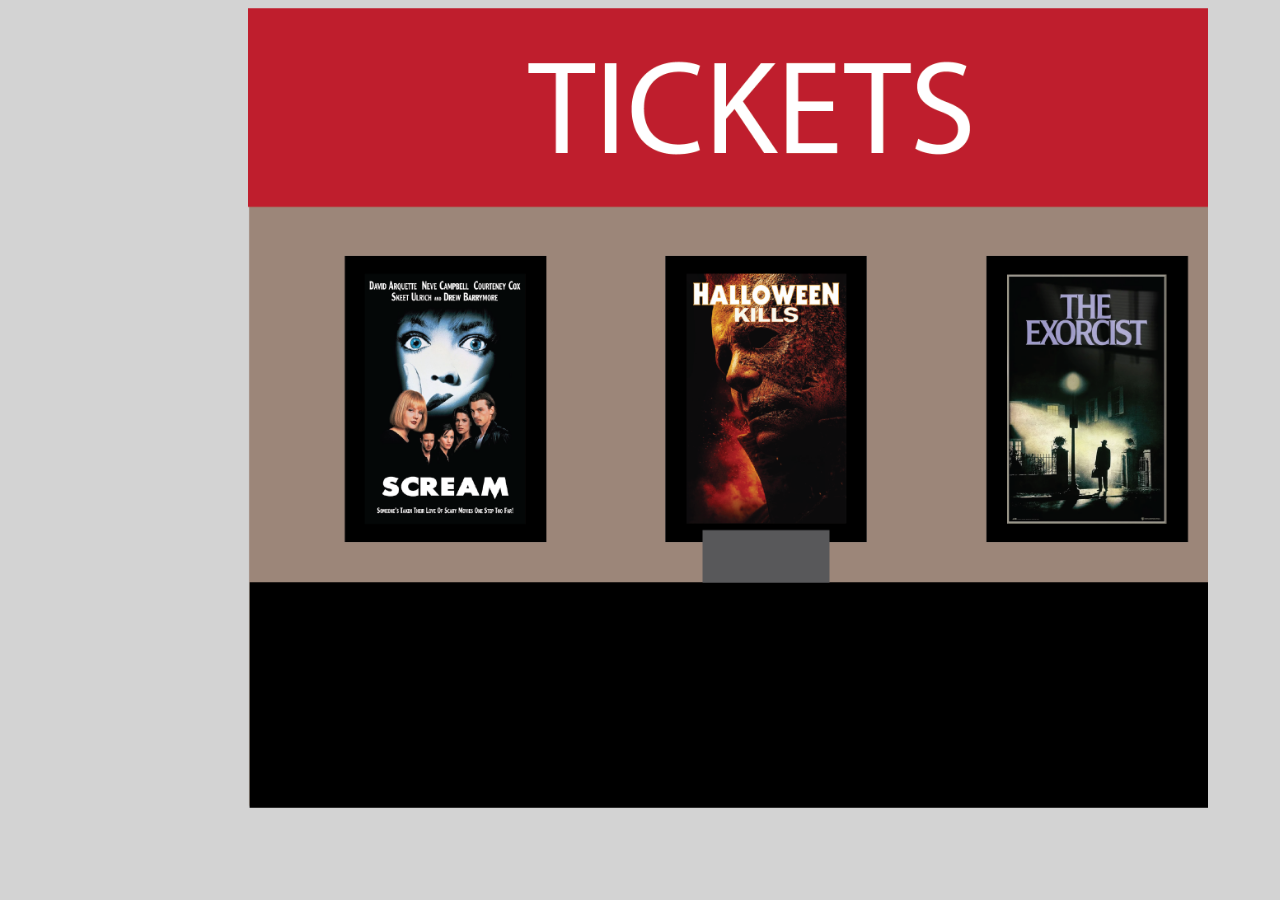
<file: s1fp/posters.html>
<html>
<head>
    <link rel="stylesheet" href="style.css">
</head>
<body>
    <div class="fullsize"><img src="booth.png">
    <table>
        <tr>
            <td>
                <a href="ticket.html"> <div class="poster"> </div> </a>
            </td>
            <td>
                <div class="poster"> </div>
            </td>
            <td>
                <div class="poster"></div>
            </td>
        </tr>
    </table>
    </div>
</body>
</html>
</file>
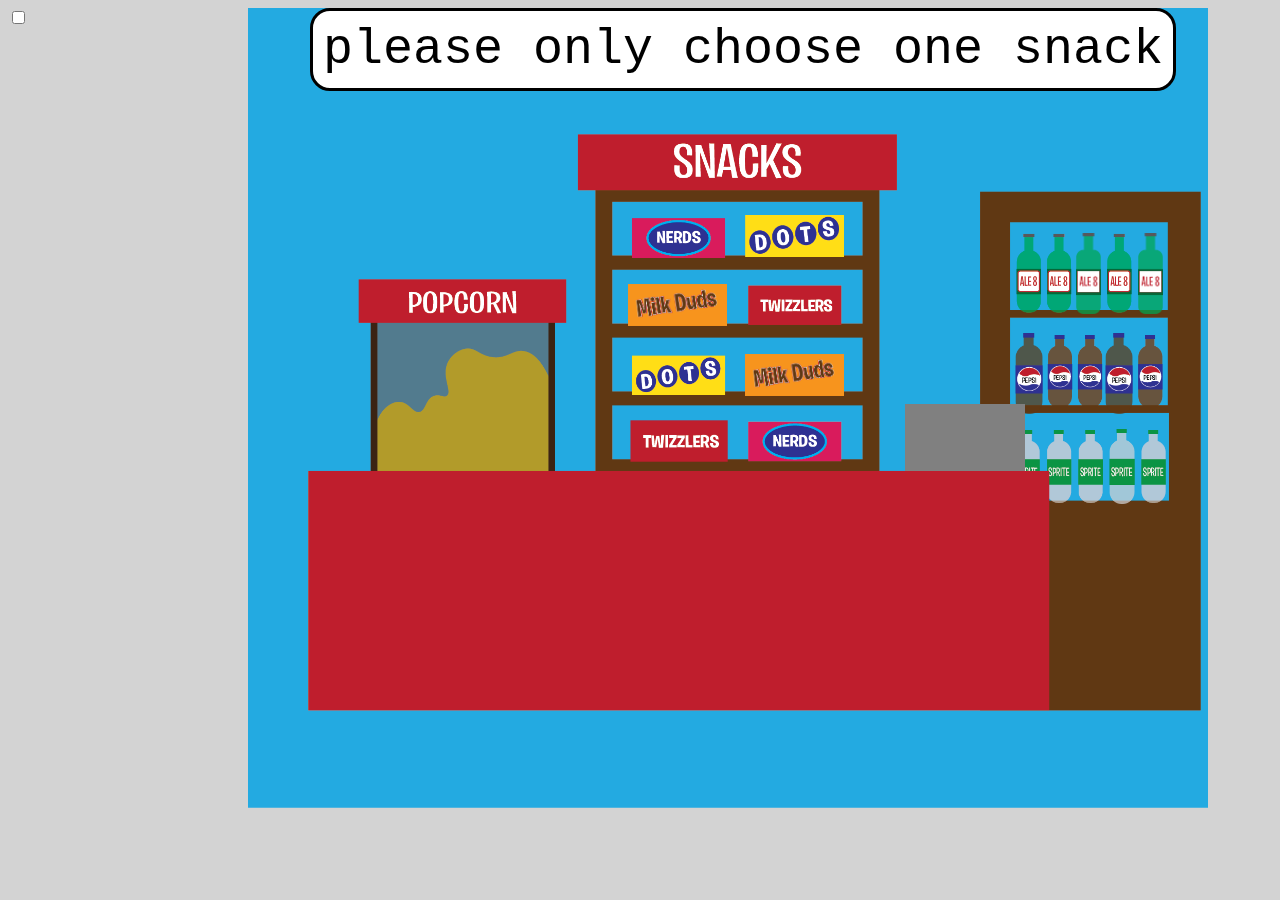
<file: s1fp/snack.html>
<html>
<head>
    <link rel="stylesheet" href="style.css">
</head>
<body>
    <div class="fullsize"><img src="snack.png"> </div>
    <div id="one-snack"> please only choose one snack</div>
    <a href="#ale8" id="ale8"></a>
    <a href="#ale82" id="ale82"></a>
    <a href="#sprite" id="sprite"></a>
    <a href="#pepsi" id="pepsi"></a>
    <a href="#pepsi2" id="pepsi2"></a>
    <a href="#twizzlers" id="twizzlers"></a>
    <a href="#dots" id="dots"></a>
    <a href="#milkduds" id="milkduds"></a>
    <a href="#milk-duds2" id="milk-duds2"></a>
    <label for="toggle" id="register"></label>
    <input type="checkbox" id="toggle">
    <div id="checkout"> ready to watch the movie?</div>
    <div id="checkout-container-yes">
        <a href="watch.html" class="button" id="checkout-yes">yes</a>
    </div>
    <div id="checkout-container-no">
        <a href="snack.html" class="button" id="checkout-no">no</a>
    </div>
</body>
</html>
</file>
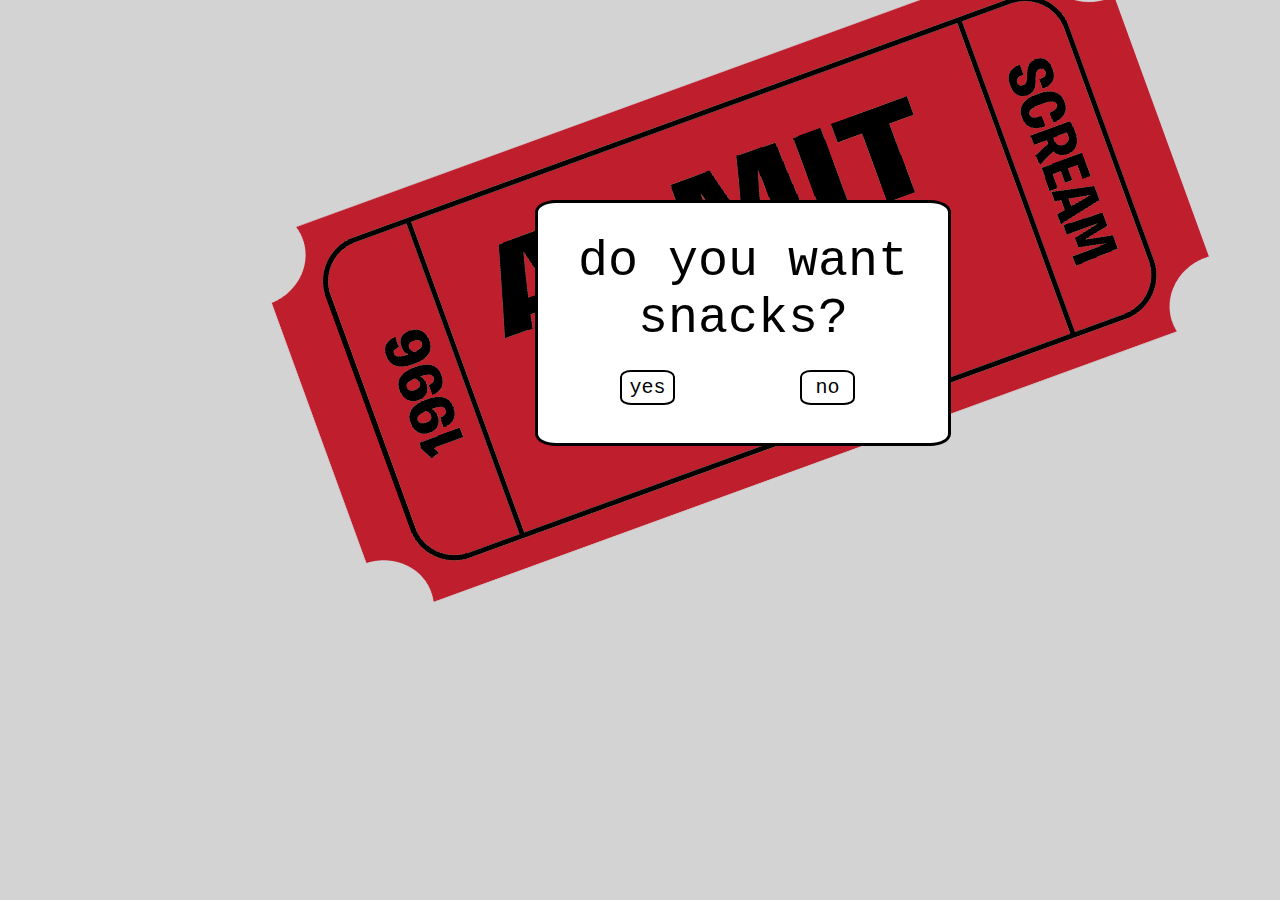
<file: s1fp/ticket.html>
<html>
<head>
    <link rel="stylesheet" href="style.css">
</head>
<body>
    <div id="ticket" class="halfsize"><img src="ticket.png"> </div>
    <div id="snack-q"> do you want snacks? </div>
    <a href="snack.html"> <button class="button" id="snack-yes"> yes</button></a>
    <button class="button" id="snack-no"> no </button>
</body>
</html>
</file>
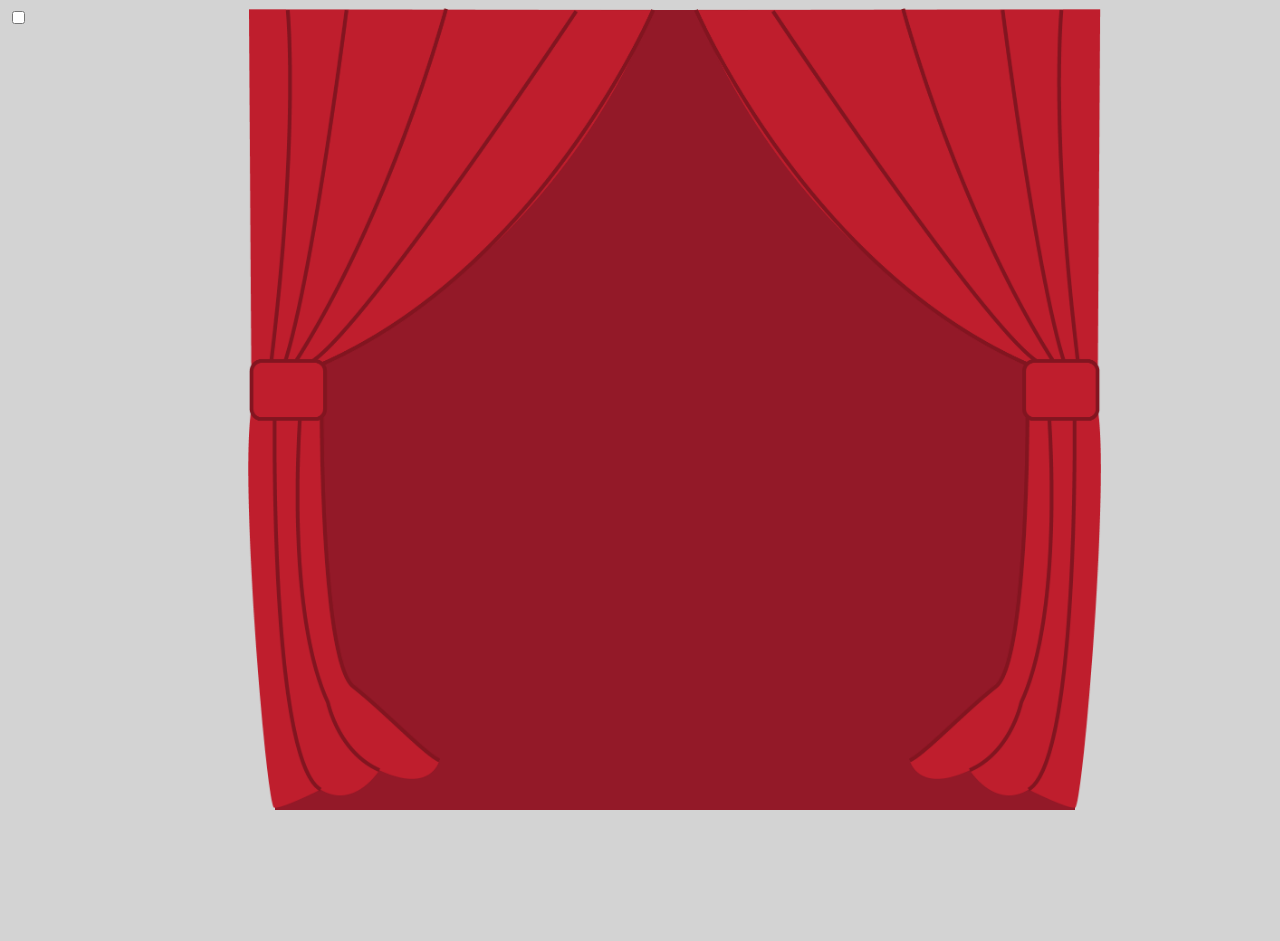
<file: s1fp/watch.html>
<html>
<head>
    <link rel="stylesheet" href="style.css">
</head>
<body>
    <div class="fullsize" id="z"><img src="drape.png"> </div>
    <input type="checkbox" id="toggle-move">
    <label for="toggle-move" class="toggle-label"></label>
    <div id="curtain"></div>
    <div id="enjoy-movie"> enjoy the movie :)</div>
    <a href="index.html" class="button" id="restart">restart</a>
    <a href="https://mxia0805.github.io/s1fp/" class="button" id="outlink">view employee gallery</a>
    </body>
</html>
</file>
<file: style.css>
@font-face {
    font-family: Bebas;
    src: url(BebasNeue-Regular.ttf);
}

body{
    background-color: #903df5;
    margin: 0;
}

a{
    text-decoration: none;
    text-align: center;
}

.Name{
    font-family: Bebas;
    font-size: 27.7vw;
    color: rgba(255, 255, 255, 0.8);
    margin: -1.29vw;
}

#NameWrapper{
    display: flex;
    justify-content: flex-start;
    padding-left: 1.5vw;
    margin-top: 10vw;
    /* height: 100vh; */
}

#J:hover{
    scale: 1.7;
    transform: rotate(-10deg);
    transition: transform .1s ease-in-out;
}

#H:hover{
    scale: 1.5;
    transform: rotate(20deg);
    transition: transform .1s ease-in-out;
}

#A:hover{
    scale: .7;
    transform: rotate(-10deg);
    transition: transform .1s ease-in-out;
}

#U:hover{
    scale: 1.5;
    transform: rotate(30deg);
    transition: transform .2s ease-in-out;
}

#G:hover{
    scale: 1.5;
    transform: rotate(400deg);
    transition: transform .7s ease-in-out;
}

#H2:hover{
    scale: .5;
    transform: rotate(-30deg);
    transition: transform .1s ease-in-out;
}

#A2:hover{
    scale: 1.5;
    transform: rotate(20deg);
    transition: transform .1s ease-in-out;
}

#N:hover{
    scale: .85;
    transform: rotate(-20deg);
    transition: transform .1s ease-in-out;
}
#E:hover{
    scale: 1.2;
    transform: rotate(20deg);
    transition: transform .1s ease-in-out;
}
#S:hover{
    scale: 1.5;
    transform: rotate(340deg);
    transition: transform .6s ease-in-out;
}
#S2:hover{
    scale: .5;
    transform: rotate(-10deg);
    transition: transform .1s ease-in-out;
}
#Y:hover{
    scale: 1.8;
    transform: rotate(-20deg);
    transition: transform .1s ease-in-out;
}

.sectors{
    font-family: Bebas;
    font-size: 15vw;
    color: rgba(255, 255, 255, 0.8);
    letter-spacing: -.78vw;
    text-align: center;
    margin-top: 15vw;
}

#sectors2{
    margin-top: -4vw;
}

.title{
    font-family: Bebas;
    font-size: 3vw;
    color: #903df5; 
    text-align: center;
    letter-spacing: .15vw;
}

.pic{
    height: 10vw;
    width:15vw;
    background-size: cover;
    background-repeat: no-repeat;
    display: block;
    border-radius: 1vw 1vw 0vw 0vw;
    margin-left: 1vw;
    margin-top: 1vw;
    margin-bottom: .25vw;
}

#SectionWrapper{
    display: flex;
    justify-content: flex-start;
    padding-left: 14.5vw; 
    margin-top: -24vw;
}

.A1Wrapper{
    height: 15vw;
    width: 17vw;
    background-color: white;
    border-radius: 1vw;
    margin-left: 5.5vw;

}

.white{
    transition: 500ms;
    height: 400vh;
    width: 100vw;
    top: 0vw;
    background-color: rgba(255, 255, 255, .5);
    z-index: -10;
    position: absolute;
    opacity: 0;
    margin: -15vw;
}

.A1Wrapper:hover ~ .white{
    opacity: 1;
}

.A1Wrapper:hover{
    background-color: #903df5;
}

h1{
    font-size: 3vw;
    margin-top: -1vw;
    font-family: bebas;
    color: #903df5;
}

h3{
    font-size: 15vw;
    margin: 5vw;
    text-align: center;
    font-family: bebas;
    color: white;
}

h4{
    font-size: 5vw;
    margin: 5vw;
    text-align: center;
    font-family: bebas;
    color: #903df5;
    background-color: white;
}

p{
    font-size: 2vw;
    padding-left: 10vw;
    padding-right: 10vw;
    margin-top: -2vw;
    color:white;
}

h5{
    font-size: 2vw;
    margin-top: -2vw;
    margin-left: 5vw;
    font-family: bebas;
    color: white;
    position: absolute;
}

#space{
    height: 10vw;
    width: 100vw;
    position: absolute;
}


/* Assignments */

.Info{
    width: 70vw;
    text-align: center;
    font-size: 1.5vw;
    background-color: white;
    opacity: 0;
    margin-left: .5vw;
    padding: 2vw;
    position: absolute;
    margin-top: 10vw;
    transition: .3s ease-out;
}


#S1A1{
    background-image: url(S1A1.png);
}


#S1A1Wrapper:hover + #S1A1Info{
    opacity: 1;
    transition: .3s ease-in;
}

#S1A2{
    background-image: url(S1A2.png);
}

#S1A2Wrapper:hover + #S1A2Info{
    opacity: 1;
    transition: .3s ease-in;
}

#S1A3{
    background-image: url(S1A3.png);
}

#S1A3Wrapper:hover + #S1A3Info{
    opacity: 1;
    transition: .3s ease-in;
}

#S2A1{
    background-image: url(S2A1.png);
}

#S2A1Wrapper:hover + #S2A1Info{
    opacity: 1;
    transition: .3s ease-in;
}

#S2A2{
    background-image: url(S2A2.png);
}

#S2A2Wrapper:hover + #S2A2Info{
    opacity: 1;
    transition: .3s ease-in;
}

#S2A3{
    background-image: url(S2A3.png);
}

#S2A3Wrapper:hover + #S2A3Info{
    opacity: 1;
    transition: .3s ease-in;
}

#S3A1{
    background-image: url(S3A1.png);
}

#S3A1Wrapper:hover + #S3A1Info{
    opacity: 1;
    transition: .3s ease-in;
}

#S3A2{
    background-image: url(S3A2.png);
}

#S3A2Wrapper:hover + #S3A2Info{
    opacity: 1;
    transition: .3s ease-in;
}

#S3A3{
    background-image: url(S3A3.png);
}
#S3A3Wrapper:hover + #S3A3Info{
    opacity: 1;
    transition: .3s ease-in;
}

#responses{
    font-family: Bebas;
    font-size: 22vw;
    color: rgba(255, 255, 255, 0.8);
    letter-spacing: -.78vw;
    text-align: center;
    margin-top: 30vw;
    margin-left: 1.5vw;
    position: absolute;
}

#responses:hover{
    color: white;
}
</file>
<file: s1fp/style.css>
.fullsize{
    width: 1200px;
    height: 800px;
    position: absolute;
    overflow: hidden;
}

.halfsize{
    width: auto;
    height: 300px;
    position: relative;
    padding-top: 100px;
    rotate: -20deg;
    
}

.button{
    height: 35px;
    width: 55px;
    position: absolute;
    background-color: white;
    border-style: solid;
    border-color: black;
    border-radius: 20%;
    padding: 10px;
    color: black;
    font-family: 'Courier New', Courier, monospace;
    font-size: 20px;
    text-align: center;
    z-index: 4;
}

img{
    height: 100%;
    object-fit: contain;
    margin-left: 20%;
    margin-right: 20%;
    position: absolute;
    z-index: 1;
}

#right-door{
    height: 370px;
    width: 136px;
    top: 487px;
    left: 531px;
    position: absolute;
    background-color: #BE1E2D;
    border-style: solid;
    border-width: 2px;
    border-color: black;
    transform: skew(0deg, 12deg);
    z-index: 2;
}

#left-door{
    height: 370px;
    width: 160px;
    top: 455px;
    left: 370px;
    position: absolute;
    background-color: #BE1E2D;
    border-style: solid;
    border-width: 2px;
    border-color: black;
    transform: skew(0deg, 12deg);
    z-index: 2;
}

/* #doormask:hover ~ #left-door{
    transform: scale(1.2);
} */

#doormask{
    height: 220px;
    width: 300px;
    top: 470px;
    left: 371px;
    position: absolute;
    transform: skew(0deg, 12deg);
    z-index: 3;
  }

#toggle:checked ~ #left-door{
    top: 450px;
    left: 373px;
    transform-origin: left;
    transform: rotateY(160deg) rotate(-1deg);
}

#toggle:checked ~ #right-door{
    top: 505px;
    left: 529px;
    transform-origin: right;
    transform: rotateY(160deg);
}

#question {
    font-size: 30px;
    font-family: 'Courier New', Courier, monospace;
    top: 570px;
    left: 410px;
    position: relative;
    color: white;
    z-index: 2;
  }

#movie-yes{
    top: 680px;
    left: 400px;
    z-index: 4;
}

#movie-yes-mask{
    display: none;
}

#toggle:checked ~ #movie-yes-mask {
    display: block;
}

#movie-no{
    top: 680px;
    left: 550px;
    z-index: 5;
}

#movie-no-mask{
    display: none;
}

#toggle:checked ~ #movie-no-mask {
    display: block;
}

.poster{
    height: 280px;
    width: 200px;
    top: 250px;
    position: absolute;
    z-index: 10;
}
table {
    left: 15px;
    position: absolute;
    border-collapse: separate;
    border-spacing: 320px;
}

#snack-q{ 
    height: 180px;
    width: 350px;
    background-color: white;
    border-style: solid;
    border-radius: 5%;
    border-width: 3px;
    text-align: center;
    top: 200px;
    left: 535px;
    position: absolute;
    color: black;
    font-family: 'Courier New', Courier, monospace;
    font-size: 50px; 
    padding: 30px;
    z-index: 3;
}

#snack-no{
    top: 370px;
    left: 800px;
    position: absolute;
    padding: 1px;
    z-index: 3;
}

#snack-yes{
    top: 370px;
    left: 620px;
    position: absolute;
    padding: 1px;
    z-index: 3;
}

body{
    background-color: lightgray;
}

#milkduds{
    height: 42px;
    top: 284px;
    left: 628px;
    position: absolute;
    width: 100;
    background: url(MILKDUDS.png);
    background-size: contain;
    z-index: 4;
    background-repeat: no-repeat;
    display: block;
}

#milkduds:hover{
    transform: rotate(15deg);
}

#milkduds:target{
    display: none;
}

#milk-duds2{
    height: 42px;
    top: 354px;
    left: 745px;
    position: absolute;
    width: 100;
    background: url(MILKDUDS.png);
    background-size: contain;
    z-index: 4;
    background-repeat: no-repeat;
    display: block;
}

#milk-duds2:hover{
    transform: rotate(15deg);
}

#milk-duds2:target{
    display: none;
}

#ale8{
    height: 81px;
    width: 90px;
    top: 233px;
    left: 1076px;
    position: absolute;
    background: url(ALE8.png);
    background-size: contain;
    z-index: 4;
    background-repeat: no-repeat;
    display: block;
}

#ale8:hover{
    transform: rotate(15deg);
}

#ale8:target{
    display: none;
}

#ale82{
    height: 81px;
    width: 90px;
    top: 233px;
    left: 1138px;
    position: absolute;
    background: url(ALE8.png);
    background-size: contain;
    z-index: 4;
    background-repeat: no-repeat;
    display: block;
}

#ale82:hover{
    transform: rotate(15deg);
}

#ale82:target{
    display: none;
}

#pepsi{
    height: 81px;
    width: 90px;
    top: 333px;
    left: 1015px;
    position: absolute;
    background: url(pepsi.png);
    background-size: contain;
    z-index: 4;
    background-repeat: no-repeat;
    display: block;
}

#pepsi:hover{
    transform: rotate(15deg);
}

#pepsi:target{
    display: none;
}

#pepsi2{
    height: 81px;
    width: 90px;
    top: 333px;
    left: 1105px;
    position: absolute;
    background: url(pepsi.png);
    background-size: contain;
    z-index: 4;
    background-repeat: no-repeat;
    display: block;
}

#pepsi2:hover{
    transform: rotate(15deg);
}

#pepsi2:target{
    display: none;
}

#sprite{
    height: 75px;
    width: 90px;
    top: 429px;
    left: 1109px;
    position: absolute;
    background: url(sprite.png);
    background-size: contain;
    z-index: 4;
    background-repeat: no-repeat;
    display: block;
}

#sprite:hover{
    transform: rotate(15deg);
}

#sprite:target{
    display: none;
}

#twizzlers{
    height: 42px;
    width: 100px;
    top: 420px;
    left: 630px;
    position: absolute;
    background: url(twizzlers.png);
    background-size: contain;
    z-index: 4;
    background-repeat: no-repeat;
    display: block;
}

#twizzlers:hover{
    transform: rotate(15deg);
}

#twizzlers:target{
    display: none;
}

#dots{
    height: 42px;
    width: 100px;
    top: 215px;
    left: 745px;
    position: absolute;
    background: url(dots.png);
    background-size: contain;
    z-index: 4;
    background-repeat: no-repeat;
    display: block;
}

#dots:hover{
    transform: rotate(15deg);
}

#dots:target{
    display: none;
}

#register{
    height: 67px;
    width: 120px;
    top: 404px;
    left: 905px;
    position: absolute;
    background-color: gray;
    z-index: 4;
    cursor: pointer;
}

#one-snack{
    left: 310px;
    background-color: white;
    padding: 10px;
    border-style: solid;
    border-color: black;
    border-radius: 20px;
    text-align: center;
    position: absolute;
    color: black;
    font-family: 'Courier New', Courier, monospace;
    font-size: 50px; 
    z-index: 1;
}

#checkout{
    height: 180px;
    width: 350px;
    background-color: white;
    border-style: solid;
    border-radius: 5%;
    border-width: 3px;
    text-align: center;
    top: 250px;
    left: 535px;
    position: relative;
    color: black;
    font-family: 'Courier New', Courier, monospace;
    font-size: 50px; 
    padding: 30px 30px 70px 30px;
    z-index: 5;
    display: none;
}

#toggle:checked ~ #checkout {
    display: block;
}

#checkout-no{
    top: 485px;
    left: 810px;
    position: absolute;
    z-index: 6;
}

#checkout-yes{
    top: 485px;
    left: 620px;
    position: absolute;
    z-index: 6;
}

#toggle:checked ~ #checkout-no {
    display: block;
}

#checkout-container-yes {
    display: none;
}

#toggle:checked ~ #checkout-container-yes {
    display: block;
}

#toggle:checked ~ #checkout-container-no {
    display: block;
}

#checkout-container-no {
    display: none;
}

#curtain{
    height: 800px;
    width: 800px;
    left: 275px;
    background-color: #931928;
    top: 10px;
    position: absolute;
    cursor: pointer;
    transition: transform 0.9s ease;
    z-index: 2;
}

.toggle-label {
    height: 800px;
    width: 800px;
    left: 275px;
    position: absolute;
    cursor: pointer;
    z-index: 4;
}

#toggle-move:checked ~ #curtain {
    transform: translateY(-800px);
}

#enjoy-movie{
    padding: 400px;
    text-align: center;
    position: absolute;
    color: black;
    font-family: 'Courier New', Courier, monospace;
    font-size: 50px; 
    z-index: 1;
}

#z{
    z-index: 3;
}

#restart{
    height: 50px;
    width: 100px;
    padding-top: 30px;
    position: absolute;
    top: 540px;
    left: 510px;
    z-index: 8;
    display: none;
    transition:  0.1s ease;
}

#toggle-move:checked ~ #restart {
    display: block;
}

#outlink{
    height: 70px;
    width: 100px;
    padding: 10px;
    position: absolute;
    top: 540px;
    left: 710px;
    z-index: 8;
    display: none;
    transition:  0.1s ease;
}

#toggle-move:checked ~ #outlink {
    display: block;
}
</file>
<file: s2a2/style.css>
body{
    margin: 0px;
}
.fullsize{
    width: 100vw;
    height: 100vh;
}

#top{
    background-color: lightblue;
    z-index: 5;
}

#boat-top{
    height: 27.5vw;
    width: 89vw;
    position: absolute;
    top: calc(100vh - 27.5vw);
    left: 5vw;
    background: url(boat-top.png);
    background-size: 100% auto;
    background-repeat: no-repeat;
    z-index: 5;
}

#bottom{
    position: relative;
    background-color: darkblue;
    z-index: 1;
    overflow: hidden;
}

#boat-bottom{
    height: 50vw;
    width: 76vw;
    position: absolute;
    left: 12vw;
    background: url(boat-bottom.png);
    background-size: contain;
    background-repeat: no-repeat;
    z-index: 3;
}

.line{
    height: 100vh;
    width: 1vw;
    background-color: black;
    position: absolute;
    top: 0vh;
    z-index: 3;
}

#first{
    left: 20vw;
    transition: top 0.3s ease;
}

#first:target{
    top: -55vh;
}

#boot{
    height: 20vh;
    width: 20vw;
    position: absolute;
    top: 200vh;
    left: 18vw;
    background: url(boot.png);
    background-size: contain;
    background-repeat: no-repeat;
    opacity: 0;
    transition: top 0.3s ease;
    z-index: 5; 
}

#first:target ~ #boot{
    top: 35vh;
    opacity: 100;
}

#second{
    left: 40vw;
    transition: top 0.3s ease;
}

#second:target{
    top: -55vh;
}

#water-bottle{
    height: 20vh;
    width: 20vw;
    position: absolute;
    top: 200vh;
    left: 36vw;
    background: url(water-bottle.png);
    background-size: contain;
    background-repeat: no-repeat;
    opacity: 0;
    transition: top 0.3s ease;
    transform: rotate(-25deg);
    z-index: 5; 
}

#second:target ~ #water-bottle{
    top: 33vh;
    opacity: 100;
}

#third{
    left: 60vw;
    transition: top 0.3s ease;
}

#third:target{
    top: -55vh;
}

#fish{
    height: 25vh;
    width: 20vw;
    position: absolute;
    top: 200vh;
    left: 54vw;
    background: url(fish.png);
    background-size: contain;
    background-repeat: no-repeat;
    opacity: 0;
    transition: top 0.3s ease;
    z-index: 5; 
}

#third:target ~ #fish{
    top: 33vh;
    opacity: 100;
}

#fourth{
    left: 80vw;
    transition: top 0.3s ease;
}

#fourth:target{
    top: -55vh;
}

#chest{
    height: 20vh;
    width: 20vw;
    position: absolute;
    top: 200vh;
    left: 70vw;
    background: url(chest.png);
    background-size: contain;
    background-repeat: no-repeat;
    opacity: 0;
    transition: top 0.3s ease;
    z-index: 5; 
}

#fourth:target ~ #chest{
    top: 35vh;
    opacity: 100;
}

#fisher1{
    height: 10vw;
    width: 10vw;
    position: absolute;
    top: calc(100vh - 22vw);
    left: 12vw;
    background: url(fisher.png);
    background-size: 100% auto;
    background-repeat: no-repeat;
}

#fisher1-line{
    height: 18vw;
    width: 1vw;
    top: calc(100vh - 18vw);
    left: 20vw;
    background-color: black;
    position: absolute;
    z-index: 8;
}

#fisher2{
    height: 10vw;
    width: 10vw;
    position: absolute;
    top: calc(100vh - 21vw);
    left: 32vw;
    background: url(fisher.png);
    background-size: 100% auto;
    background-repeat: no-repeat;
}

#fisher2-line{
    height: 18vw;
    width: 1vw;
    top: calc(100vh - 17vw);
    left: 40vw;
    background-color: black;
    position: absolute;
    z-index: 8;
}

#fisher3{
    height: 10vw;
    width: 10vw;
    position: absolute;
    top: calc(100vh - 21vw);
    left: 52vw;
    background: url(fisher.png);
    background-size: 100% auto;
    background-repeat: no-repeat;
    z-index: 5;
}

#fisher3-line{
    height: 18vw;
    width: 1vw;
    top: calc(100vh - 17vw);
    left: 60vw;
    background-color: black;
    position: absolute;
    z-index: 8;
}

#fisher4{
    height: 10vw;
    width: 10vw;
    position: absolute;
    top: calc(100vh - 22vw);
    left: 72vw;
    background: url(fisher.png);
    background-size: 100% auto;
    background-repeat: no-repeat;
}

#fisher4-line{
    height: 18vw;
    width: 1vw;
    top: calc(100vh - 18vw);
    left: 80vw;
    background-color: black;
    position: absolute;
    z-index: 8;
}
</file>
<file: S3fp/style.css>
body{
    background-color: #F1EFFA;
    margin: 0;
}

a{
    text-decoration: none;
    color: white;
    font-family:Arial, Helvetica, sans-serif;
}

#size{
    width: 100vw;
    overflow: hidden;
    position: absolute;
    z-index: 10;
}

@font-face {
    font-family: porky;
    src: url(PORKYS_.TTF);
}

.gradiant{
    height: 100vw;
    width: 100vw;
    position: absolute;
    border-radius: 50%;
    z-index: -1;
    display: flex;
    flex-direction: column;
}

#circle1{
    left: -35vw;
    top: 35vh;
    background-image: radial-gradient(#66b6e2, rgb(250, 118, 149, 0) 70%);
}

#circle2{
    left: 35vw;
    top: -25vw;
    background-image: radial-gradient(#66b6e2, rgb(250, 118, 149, 0) 70%);
}

#circle3{
    left: 60vw;
    top: 135vw;
    background-image: radial-gradient(#b7d26c, rgb(250, 118, 149, 0) 70%);
}

#circle4{
    left: -50vw;
    top: 105vw;
    background-image: radial-gradient(#ffe8a2, rgb(250, 118, 149, 0) 70%);
}

#circle5{
    left: 20vw;
    top: 85vw;
    background-image: radial-gradient(#9d94c6, rgb(250, 118, 149, 0) 70%);
}

#circle6{
    left: 50vw;
    top: 205vw;
    background-image: radial-gradient(#ffe8a2, rgb(250, 118, 149, 0) 70%);
}

#circle7{
    left: 20vw;
    top: 285vw;
    background-image: radial-gradient(#66b6e2, rgb(250, 118, 149, 0) 70%);
}

#circle8{
    left: -30vw;
    top: 330vw;
    background-image: radial-gradient(#b7d26c, rgb(250, 118, 149, 0) 70%);
}

#circle9{
    left: -40vw;
    top: 250vw;
    background-image: radial-gradient(#c6bee8, rgb(250, 118, 149, 0) 70%);
}

#circle10{
    left: -30vw;
    top: 165vw;
    background-image: radial-gradient(#66b6e2, rgb(250, 118, 149, 0) 70%);
}

#circle11{
    left: 30vw;
    top: 375vw;
    background-image: radial-gradient(#66b6e2, rgb(250, 118, 149, 0) 70%);
}

#circle12{
    left: -30vw;
    top: -50vw;
    background-image: radial-gradient(#b7d26c, rgb(250, 118, 149, 0) 70%);
}





h1{
    font-family: porky;
    text-align: center;
    font-size: 13vw;
    color: #c6bee8;
    -webkit-text-stroke-width: .25vw;
    -webkit-text-stroke-color: white;
}

h2{
    font-family: 'Gill Sans', 'Gill Sans MT', Calibri, 'Trebuchet MS', sans-serif;
    text-align: center;
    color: white;
    -webkit-text-stroke-width: .15vw;
    -webkit-text-stroke-color: #9d94c6;
    font-size: 8vw;
    padding: 5vw;
}

table {
    border-collapse: separate;
    border-spacing: 5vw;
}

.comic{
    height: 40vw;
    width: 40vw;
    background-size: cover;
    background-repeat: no-repeat;
    display: block;
    border-style: solid;
    border-color: white;
    border-width: 1vw;
}

#c1{
    background-image: url(coatcomic1.PNG);
}

#c2{
    background-image: url(coatcomic2.PNG);
}

#c3{
    background-image: url(coatcomic3.PNG);
}

#c4{
    background-image: url(coatcomic4.PNG);
}

#c5{
    background-image: url(coatcomic5.PNG);
}

#c6{
    background-image: url(coatcomic6.PNG);
}

#c7{
    background-image: url(coatcomic7.PNG);
}

#c8{
    background-image: url(coatcomic8.PNG);
}

.button{
    padding-left: 10vw;
    padding-right: 10vw;
    padding-top: 4vw;
    padding-bottom: 4vw;
    background-color: #66b6e2;
    border-radius: 10%;
    color: white;
    text-decoration: none;
    font-size: 5vw;
}

#yes{
    position: relative;
    left: 10vw;
}

#no{
    position: relative;
    left: 35vw;
}

.phone{
    height: 40vw;
    width: 24vw;
    background-size: cover;
    background-repeat: no-repeat;
    display: block;
    border-style: solid;
    border-color: white;
    border-width: 1vw;
    margin-top: 10vw;
}

#p1{
    background-image: url(connecting.jpg);
}

#p2{
    background-image: url(connected.jpg);
}

#p3{
    background-image: url(notif.jpg);
}

#connect{
    left: 35vw;
    width: 25vw;
    position: relative;
    background-color: #c6bee8;
    border-radius: 45vw;
    text-align: right;
    padding: 4vw 0;
    padding-right: 5vw;
    font-size: 3vw;
    margin-bottom: 10vw;
}

#TConnect{
    background-color: #b7d26c;
    border-radius: 100%;
    height: 10vw;
    width: 10vw;
    position: absolute;
    top: .75vw;
    left: 1vw;
}
</file>
